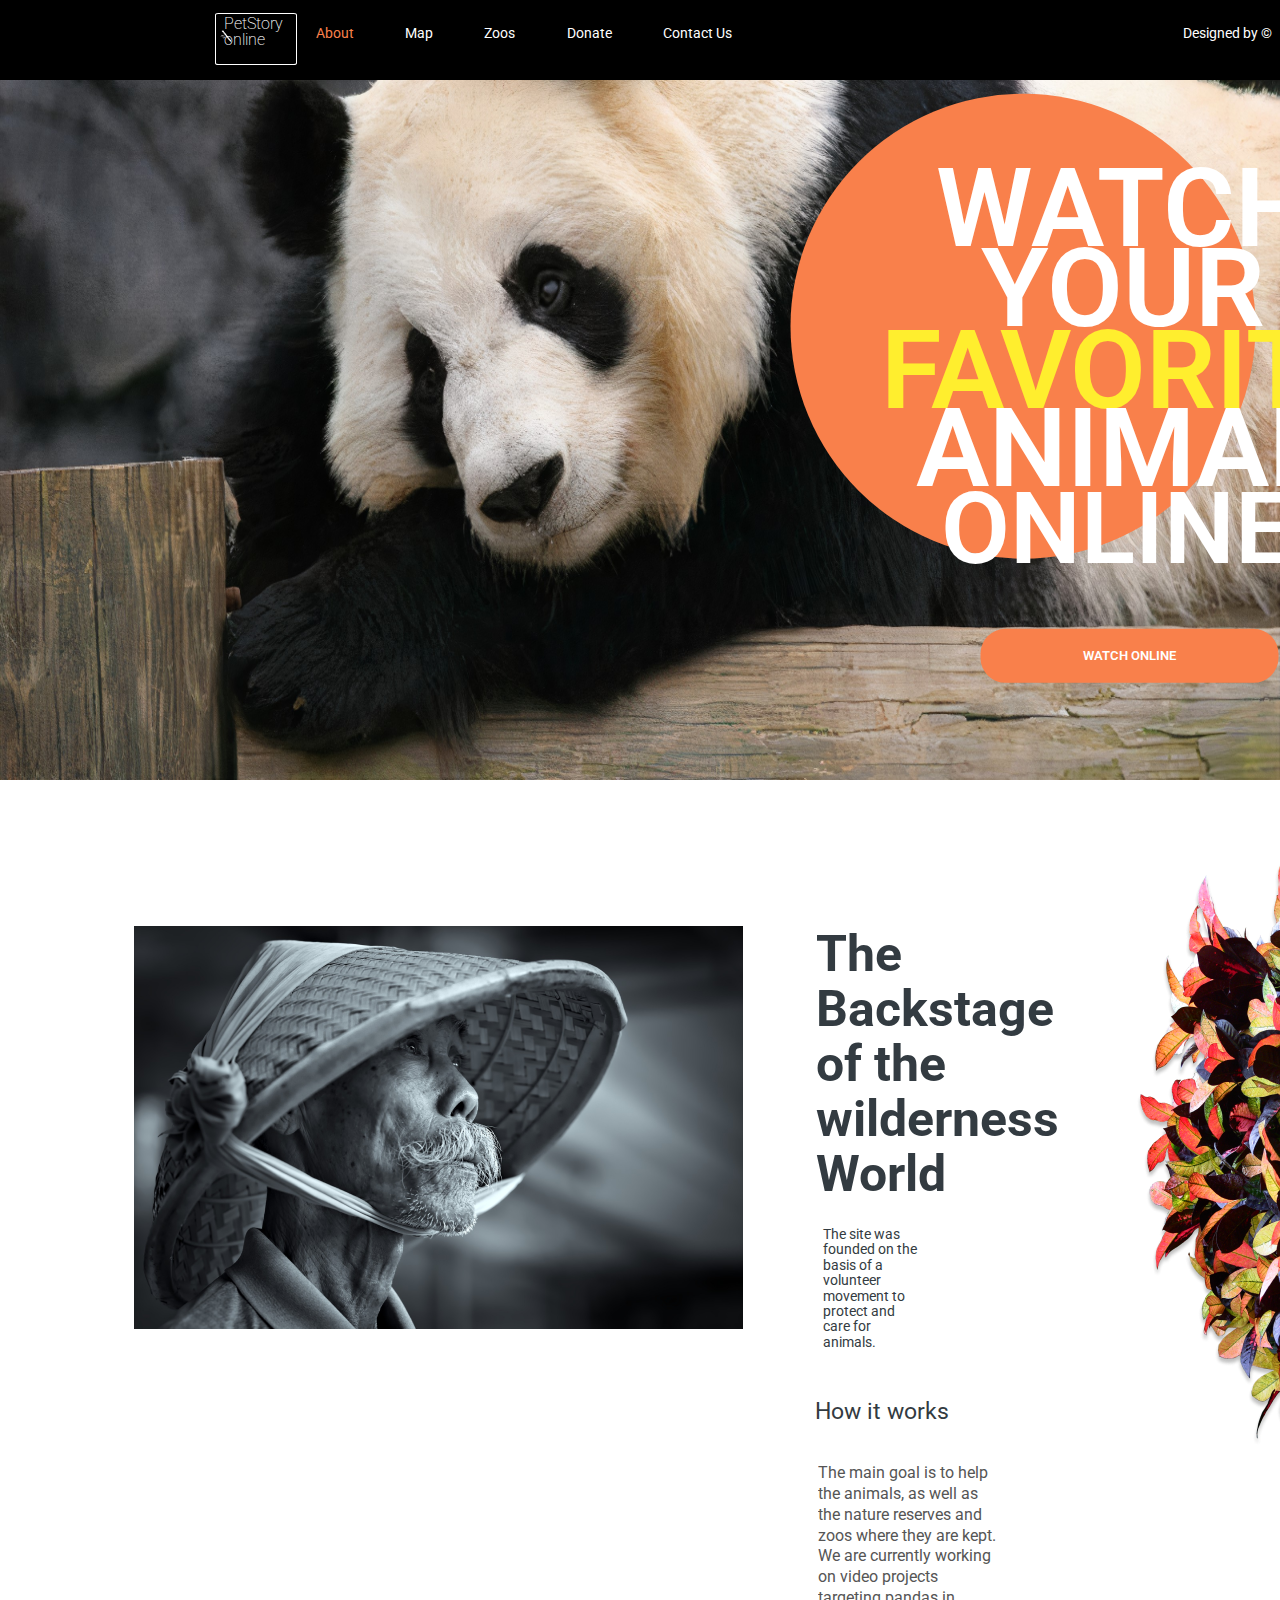
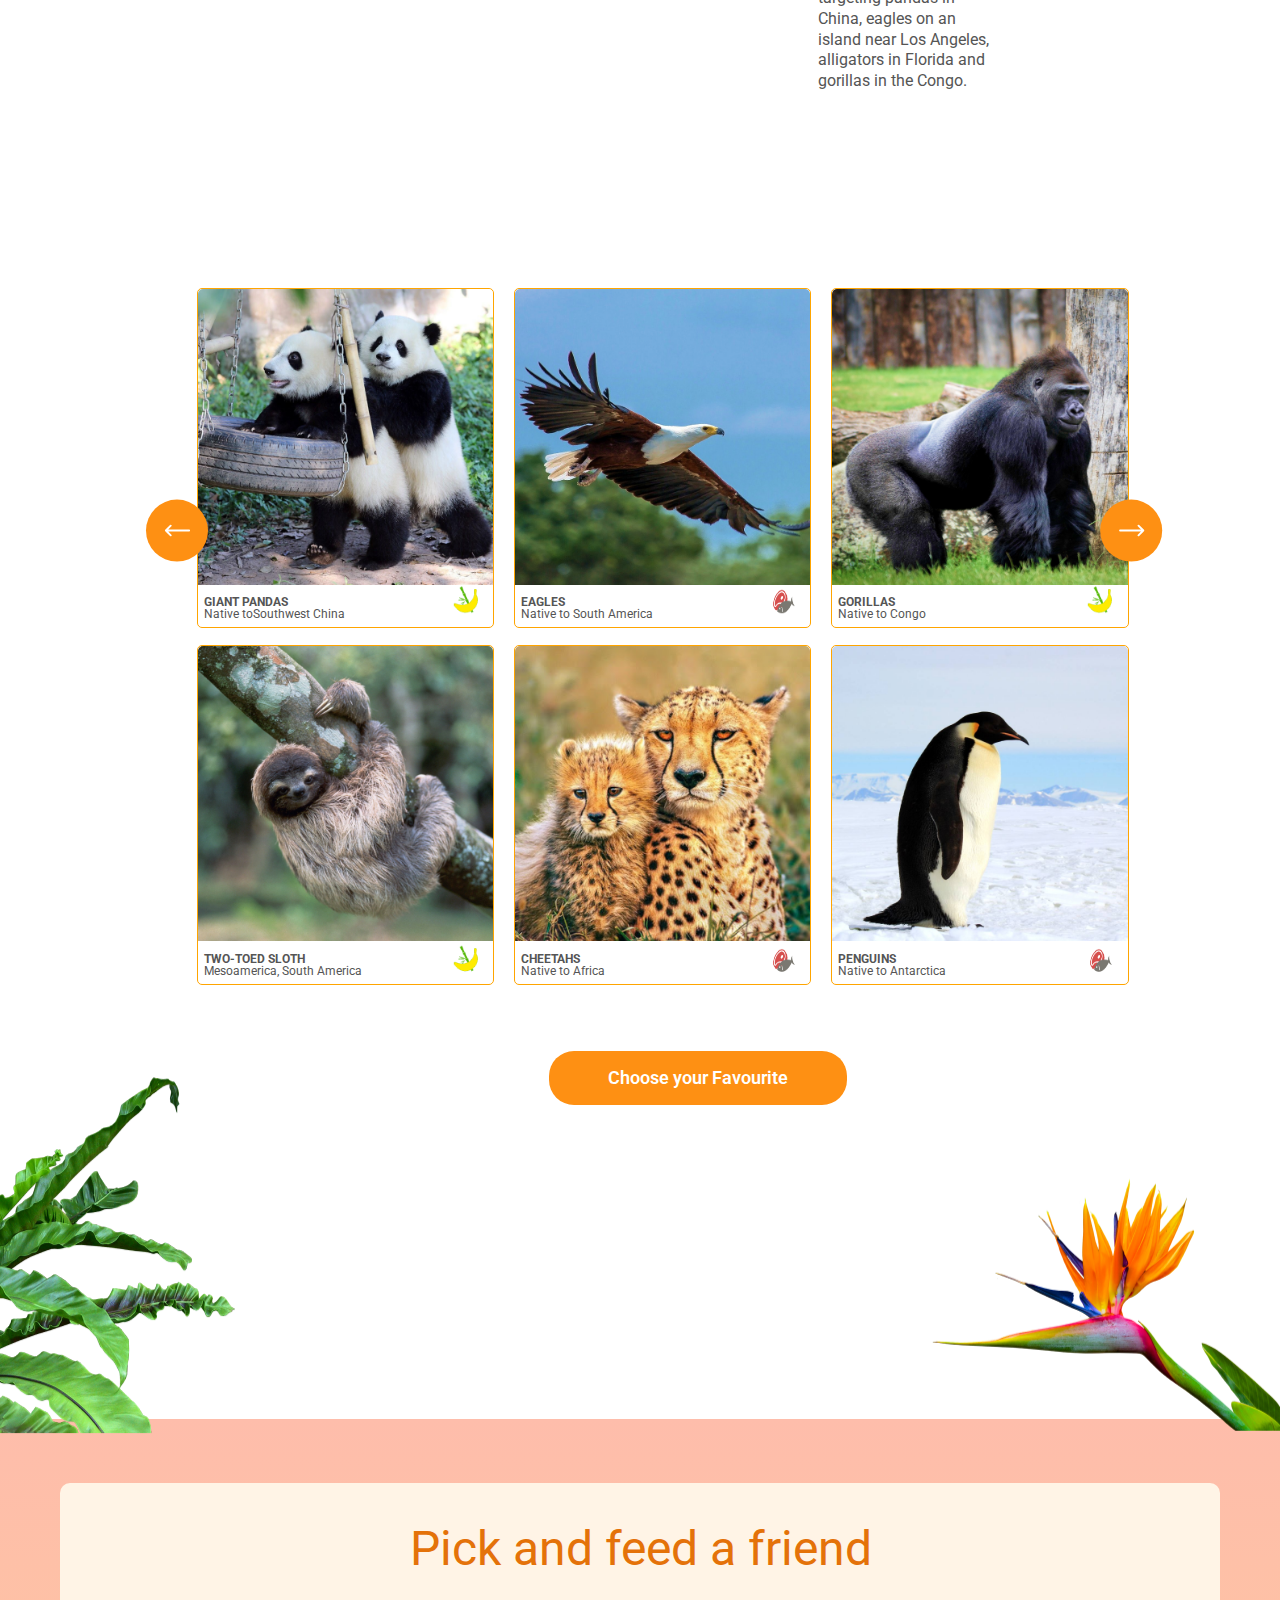
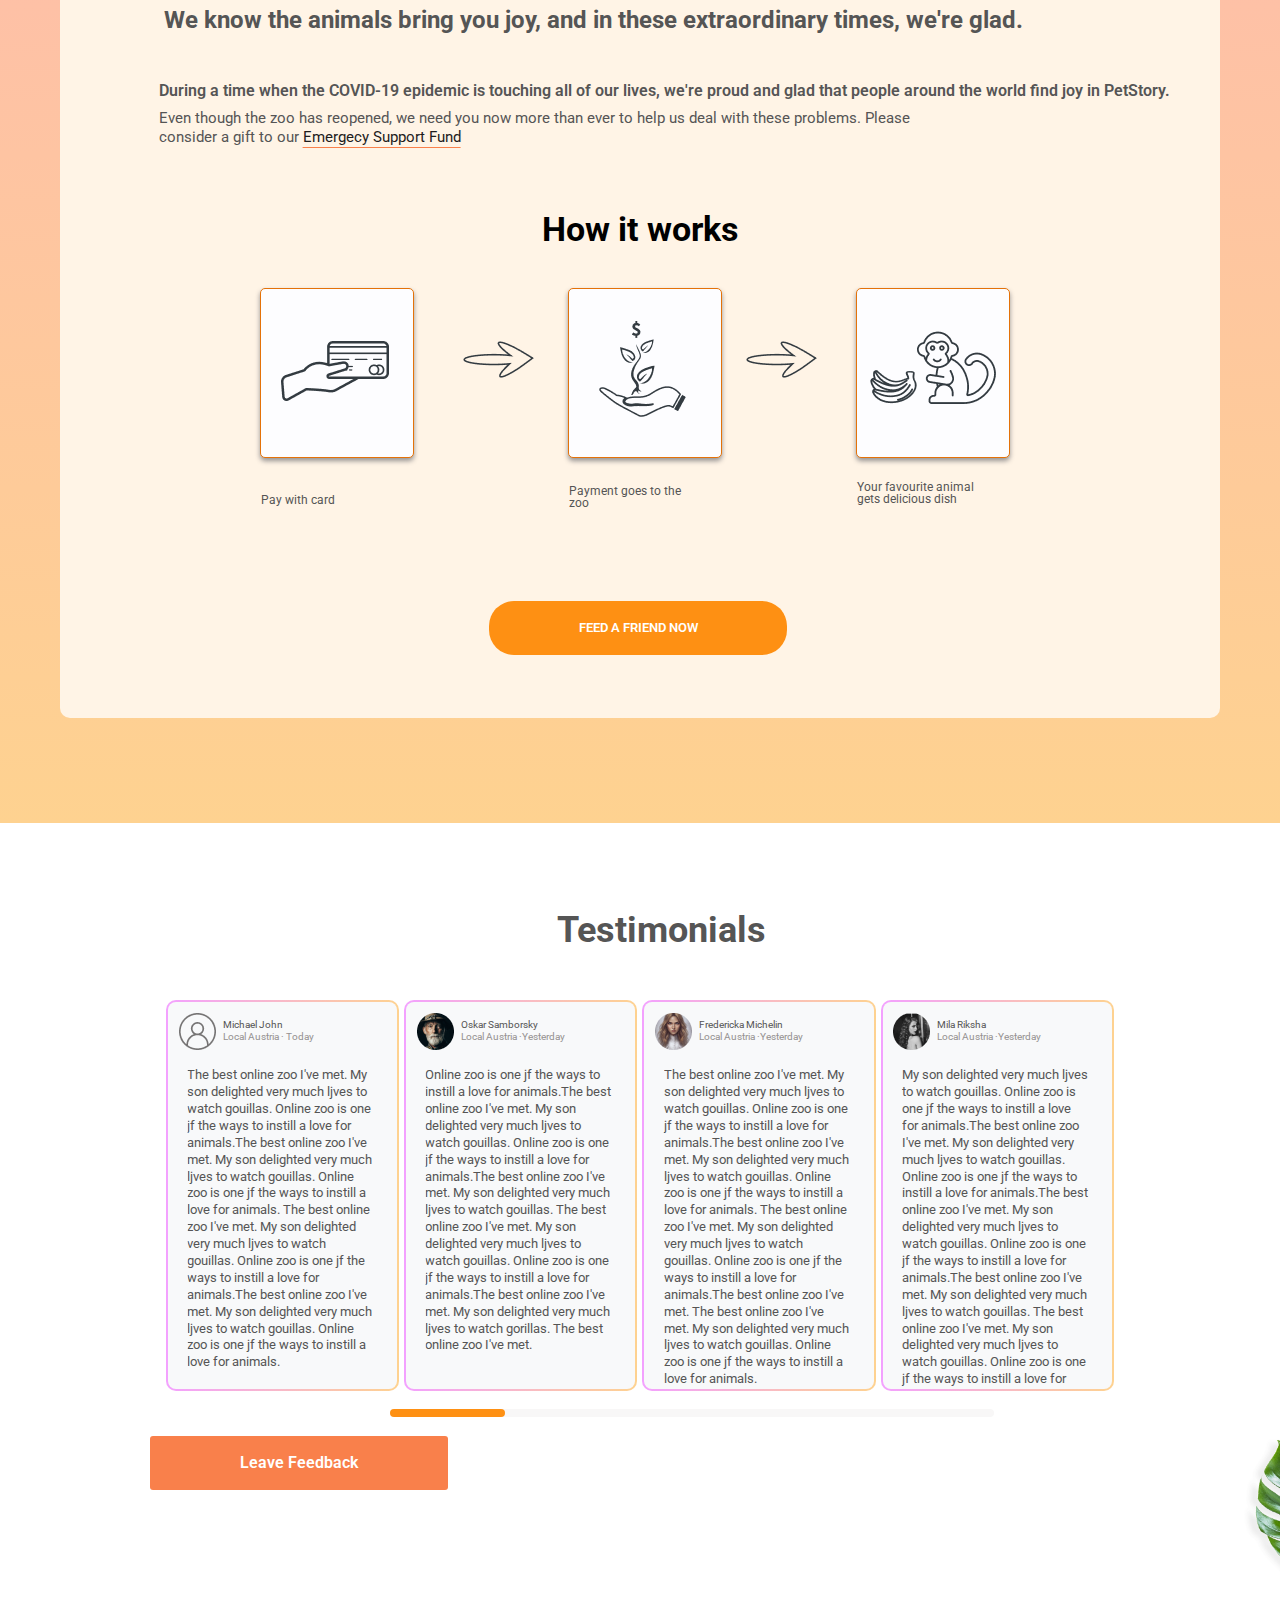
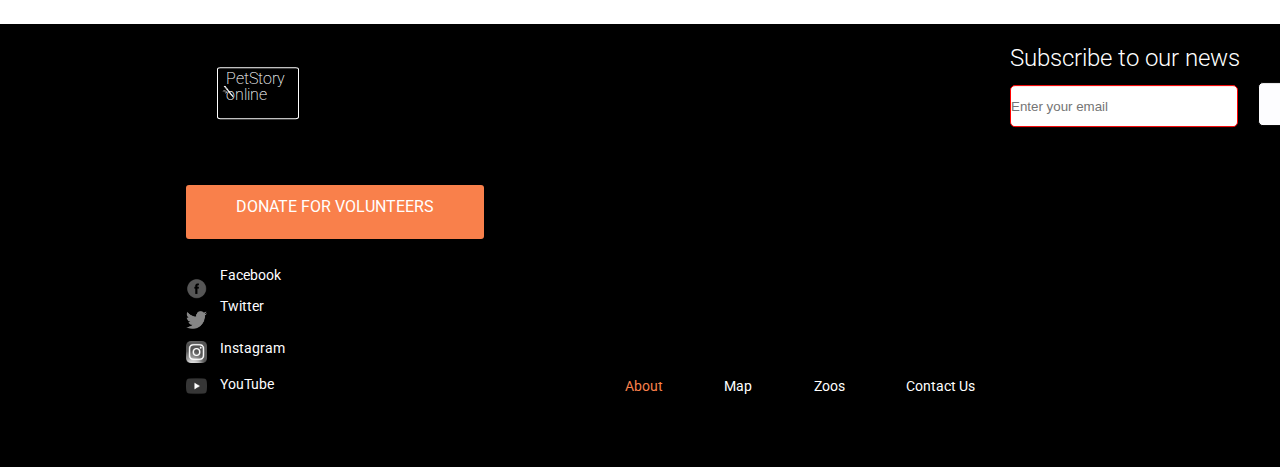
<file: index.html>
<!DOCTYPE html>
<html lang="en">
  <head>
    <meta charset="UTF-8" />
    <meta http-equiv="X-UA-Compatible" content="IE=edge" />
    <meta name="viewport" content="width=device-width, initial-scale=1.0" />

    <link rel="preconnect" href="https://fonts.googleapis.com" />
    <link rel="preconnect" href="https://fonts.gstatic.com" crossorigin />
    <link
      href="https://fonts.googleapis.com/css2?family=Roboto:wght@100;300;400;500;700;900&family=Rubik:wght@300;400;500;700&display=swap"
      rel="stylesheet"
    />

    <link rel="stylesheet" href="style.css" />
    <script src="script.js" defer></script>
    <title>Online Zoo</title>
  </head>
  <body>
    <header class="header" id="section--1">
      <div class="container">
        <a class="logo-link" href="#">
          <div class="logo-container" id="#section--1">
            <h1 class="petstory">PetStory online</h1>
            <img class="bamboo" src="assets/icons/bamboo.png" />
          </div>
        </a>
        <nav class="main-nav">
          <ul class="main-nav-list">
            <li class="main-nav-link about"><a class="main-nav-link" href="#">About</a></li>
            <li><a class="main-nav-link" href="#">Map</a></li>
            <li><a class="main-nav-link" href="#">Zoos</a></li>
            <li><a class="main-nav-link" href="#">Donate</a></li>
            <li><a class="main-nav-link nav-cta" href="#">Contact Us</a></li>
            <li>
              <a
                class="main-nav-link last"
                href="https://cutt.ly/YNhIGs8"
                target="_blank"
                rel="noopener noreferrer"
                >Designed by ©</a
              >
            </li>
          </ul>
        </nav>
      </div>
    </header>

    <main>
      <section class="section-hero">
        <img
        class="big-panda"
        src="assets/images/Giant Panda.jpg"
        alt="A
      giant panda iamge"
      />
        <div class="new-container">
          <div class="ball">
            <div class="text">
              <p class="watch">WATCH</p>
              <p class="your">YOUR</p>
              <p class="fav">FAVORITE</p>
              <p class="anima">ANIMAL</p>
              <p class="nln">ONLINE</p>
              <button class="btn" type="button">WATCH ONLINE</button>
            </div>
          </div>
        </div>
      </section>

      <section class="backstage">
        <div class="backstage-container">
          <div class="pic-container">
            <img class="bamboo-cap"
              src="assets/images/bamboo-cap.png"
              alt="black and white photo of old man with a bamboo cap"
            />
          </div>
          <div class="backstage-text">
            <h1 class="title">The Backstage of the wilderness World</h1>
            <p class="backstage-p">
              The site was founded on the basis of a volunteer movement to
              protect and care for animals.
            </p>
            <p class="how">How it works</p>
            <p class="how-it-works">
              The main goal is to help the animals, as well as the nature
              reserves and zoos where they are kept. We are currently working on
              video projects targeting pandas in China, eagles on an island near
              Los Angeles, alligators in Florida and gorillas in the Congo.
              These have a total of more than 1,500 mammals and reptiles.
            </p>
          </div>
          <div class="img-container">
            <img
              class="flower"
              src="assets/images/flower_photo_1.png"
              alt="a colourful flower photo"
            />
          </div>
        </div>
      </section>

      <section class="animals">
        <div class="gallery">
          <div class="wrapper">
            <figure class="gallery-item">
              <img src="assets/images/pandas.png" />

              <h3 class="animal">GIANT PANDAS</h3>
              <p class="native">Native toSouthwest China</p>

            </figure>
            <img
              class="food"
              src="assets/images/banana-bamboo_icon.png"
            />
          </div>
          <div class="wrapper">
            <figure class="gallery-item">
              <img src="assets/images/eagle.png" />
              <h3 class="animal">EAGLES</h3>
              <p class="native">Native to South America</p>
            </figure>
            <img class="food" src="assets/images/meet-fish_icon.png" />
          </div>
          <div class="wrapper">
            <figure class="gallery-item">
              <img src="assets/images/gorilla.png" />
              <h3 class="animal">GORILLAS</h3>
              <p class="native">Native to Congo</p>
            </figure>
            <img
              class="food"
              src="assets/images/banana-bamboo_icon.png"
            />
          </div>
          <div class="wrapper">
            <figure class="gallery-item sl">
              <img src="assets/images/sloth.png" />
              <h3 class="animal">TWO-TOED SLOTH</h3>
              <p class="native">Mesoamerica, South America</p>
            </figure>
            <img
              class="food fd"
              src="assets/images/banana-bamboo_icon.png"
            />
          </div>
          <div class="wrapper">
            <figure class="gallery-item ch">
              <img src="assets/images/cheetah.png" />
              <h3 class="animal">CHEETAHS</h3>
              <p class="native">Native to Africa</p>
            </figure>
            <img class="food fd" src="assets/images/meet-fish_icon.png" />
          </div>
          <div class="wrapper">
            <figure class="gallery-item pg">
              <img src="assets/images/penguin.png" />
              <h3 class="animal">PENGUINS</h3>
              <p class="native">Native to Antarctica</p>
            </figure>
            <img class="food fd" src="assets/images/meet-fish_icon.png" />
          </div>
        </div>
        <div class="choose">
          <button class="choose-btn" type="button">
            Choose your Favourite
          </button>
        </div>
        <div class="arrows">
          <button class="arrow back" type="button">
            <svg
              xmlns="http://www.w3.org/2000/svg"
              fill="none"
              viewBox="0 0 24 24"
              stroke-width="1.5"
              stroke="white"
              class="back-btn arr"
            >
              <path
                stroke-linecap="round"
                stroke-linejoin="round"
                d="M6.75 15.75L3 12m0 0l3.75-3.75M3 12h18"
              />
            </svg>
          </button>
          <button class="arrow right" type="button">
            <svg
              xmlns="http://www.w3.org/2000/svg"
              fill="none"
              viewBox="0 0 24 24"
              stroke-width="1.5"
              stroke="white"
              class="forw-btn arr"
            >
              <path
                stroke-linecap="round"
                stroke-linejoin="round"
                d="M17.25 8.25L21 12m0 0l-3.75 3.75M21 12H3"
              />
            </svg>
          </button>
        </div>
        <div class="pictures">
          <img
            src="assets/images/palm_foto.png"
            class="palm"
            alt="palm tree"
          />
          <img
            src="assets/images/strelitzia 1.png"
            class="sterilzia"
            alt="A picture of a bird-like flower sterilzia"
          />
        </div>
      </section>

      <section class="feed">
        <div class="feed-container">
          <h1 class="pick">Pick and feed a friend</h1>
          <h4 class="animals">
            We know the animals bring you joy, and in these extraordinary times,
            we're glad.
          </h4>
          <p class="sub-p">
            During a time when the COVID-19 epidemic is touching all of our
            lives, we're proud and glad that people around the world find joy in
            PetStory.
          </p>
          <p class="para">
            Even though the zoo has reopened, we need you now more than ever to
            help us deal with these problems. Please consider a gift to our
            <a class="fund" href="#">
             Emergecy Support Fund
            </a>
          </p>
          <p class="works">How it works</p>

          <div class="flex-container">
            <div class="picnbackg pp">
              <div class="background">
                <img class="tinyimg st" src="assets/icons/pay.png" />
                <p class="paragraph-1">Pay with card</p>
              </div>
            </div>

            <img class="vector-arrow" src="assets/icons/Vector.png" />

            <div class="picnbackg pl">
              <div class="background btw">
                <img class="tinyimg sec" src="assets/icons/zoo.png" />
                <p class="paragraph-2">Payment goes to the zoo</p>
              </div>
            </div>

            <img class="vector-arrow" src="assets/icons/Vector.png" />

            <div class="picnbackg pk">
              <div class="background">
                <img
                  class="tinyimg third"
                  src="assets/icons/monkey.png"
                />
                <p class="paragraph-3">
                  Your favourite animal gets delicious dish
                </p>
              </div>
            </div>
          </div>
          <button class="feed-btn" type="button">FEED A FRIEND NOW</button>
        </div>
      </section>

      <section class="testimonials">
        <h1 class="testi">Testimonials</h1>

        <div class="testi-container">
          <div class="ind-container">
            <div class="picname">
              <img
                src="assets/icons/user_icon.png"
                alt="user icon shape (empty icon)"
                class="user-icon"
              />
              <div class="names">
                <p class="name">Michael John</p>
                <p class="origin">
                  Local Austria <span class="dots">&#183;</span> Today
                </p>
              </div>
            </div>
            <p class="testimonial">
              The best online zoo I've met. My son delighted very much ljves to
              watch gouillas. Online zoo is one jf the ways to instill a love
              for animals.The best online zoo I've met. My son delighted very
              much ljves to watch gouillas. Online zoo is one jf the ways to
              instill a love for animals. The best online zoo I've met. My son
              delighted very much ljves to watch gouillas. Online zoo is one jf
              the ways to instill a love for animals.The best online zoo I've
              met. My son delighted very much ljves to watch gouillas. Online
              zoo is one jf the ways to instill a love for animals.
            </p>
          </div>

          <div class="ind-container">
            <div class="picname">
              <img
                src="assets/icons/user_icon-1.png"
                alt="user icon shape (empty icon)"
                class="user-icon"
              />
              <div class="names">
                <p class="name">Oskar Samborsky</p>
                <p class="origin">
                  Local Austria <span class="dots">&#183;</span>Yesterday
                </p>
              </div>
            </div>
            <p class="testimonial">
              Online zoo is one jf the ways to instill a love for animals.The
              best online zoo I've met. My son delighted very much ljves to
              watch gouillas. Online zoo is one jf the ways to instill a love
              for animals.The best online zoo I've met. My son delighted very
              much ljves to watch gouillas. The best online zoo I've met. My son
              delighted very much ljves to watch gouillas. Online zoo is one jf
              the ways to instill a love for animals.The best online zoo I've
              met. My son delighted very much ljves to watch gorillas. The best
              online zoo I've met.
            </p>
          </div>

          <div class="ind-container">
            <div class="picname">
              <img
                src="assets/icons/user_icon-2.png"
                alt="user icon shape (empty icon)"
                class="user-icon"
              />
              <div class="names">
                <p class="name">Fredericka Michelin</p>
                <p class="origin">
                  Local Austria <span class="dots">&#183;</span>Yesterday
                </p>
              </div>
            </div>
            <p class="testimonial">
              The best online zoo I've met. My son delighted very much ljves to
              watch gouillas. Online zoo is one jf the ways to instill a love
              for animals.The best online zoo I've met. My son delighted very
              much ljves to watch gouillas. Online zoo is one jf the ways to
              instill a love for animals. The best online zoo I've met. My son
              delighted very much ljves to watch gouillas. Online zoo is one jf
              the ways to instill a love for animals.The best online zoo I've
              met. The best online zoo I've met. My son delighted very much
              ljves to watch gouillas. Online zoo is one jf the ways to instill
              a love for animals.
            </p>
          </div>

          <div class="ind-container">
            <div class="picname">
              <img
                src="assets/icons/user_icon-3.png"
                alt="user icon shape (empty icon)"
                class="user-icon"
              />
              <div class="names">
                <p class="name">Mila Riksha</p>
                <p class="origin">
                  Local Austria <span class="dots">&#183;</span>Yesterday
                </p>
              </div>
            </div>
            <p class="testimonial">
              My son delighted very much ljves to watch gouillas. Online zoo is
              one jf the ways to instill a love for animals.The best online zoo
              I've met. My son delighted very much ljves to watch gouillas.
              Online zoo is one jf the ways to instill a love for animals.The
              best online zoo I've met. My son delighted very much ljves to
              watch gouillas. Online zoo is one jf the ways to instill a love
              for animals.The best online zoo I've met. My son delighted very
              much ljves to watch gouillas. The best online zoo I've met. My son
              delighted very much ljves to watch gouillas. Online zoo is one jf
              the ways to instill a love for animals.
            </p>
          </div>
        </div>

        <div>
          <input
            class="slider"
            type="range"
            id="carousel"
            name="carousel"
            min="0"
            max="200"
            value="0"
          />
          <label for="carousel"></label>
        </div>
        <button class="feedback-btn" type="button">Leave Feedback</button>
        <img
          class="decorative"
          src="assets/images/leaf.png"
          alt="A decorative plant leaf"
        />
      </section>
    </main>

    <footer class="footer">
      <div class="flex-one">
        <div class="logo-2">
          <a class="logo-link" href="#">
            <div class="logo-container for-footer">
              <h1 class="petstory for-footer-1">PetStory online</h1>
              <img
                class="bamboo for-footer-3"
                src="assets/icons/bamboo.png"
              />
            </div>
          </a>
        </div>

        <button type="button" class="donate-for">DONATE FOR VOLUNTEERS</button>

        <div class="social">
          <div class="imgs">
            <a
              href="https://www.facebook.com/"
              target="_blank"
              rel="noopener noreferrer"
            >
              <img class="nets" src="assets/icons/facebook.webp" />
            </a>

            <a
              href="https://www.twitter.com/"
              target="_blank"
              rel="noopener noreferrer"
            >
              <img class="nets" src="assets/icons/twitter.webp" />
            </a>

            <a
              href="https://www.instagram.com/"
              target="_blank"
              rel="noopener noreferrer"
            >
              <img class="nets" src="assets/icons/instagram.webp" />
            </a>

            <a
              href="https://www.youtube.com/"
              target="_blank"
              rel="noopener noreferrer"
            >
              <img class="nets" src="assets/icons/youtube.png" />
            </a>
          </div>

          <div class="networking-sites">
            <a
              class="networking-site"
              href="https://www.facebook.com/"
              target="_blank"
              rel="noopener noreferrer"
              >Facebook</a
            >

            <a
              class="networking-site tw"
              href="https://www.twitter.com/"
              target="_blank"
              rel="noopener noreferrer"
              >Twitter</a
            >

            <a
              class="networking-site youtb"
              href="https://www.instagram.com/"
              target="_blank"
              rel="noopener noreferrer"
              >Instagram</a
            >

            <a
              class="networking-site ytb"
              href="https://www.youtubecom/"
              target="_blank"
              rel="noopener noreferrer"
              >YouTube</a
            >
          </div>
        </div>

         <div class="flex-two">
          <nav class="main-nav nav-footer">
            <ul class="main-nav-list fll">
              <li class="about"><a class="main-nav-link" href="#section--1">About</a></li>
              <li><a class="main-nav-link M" href="#">Map</a></li>
              <li><a class="main-nav-link Z" href="#">Zoos</a></li>

              <li><a class="main-nav-link nav-cta" href="#">Contact Us</a></li>
            </ul>
          </nav>
        </div>

        <div class="flex-three">
          <p class="subscribe">Subscribe to our news</p>
          <div class="email">
            <form class="mail">
              <label for="email"></label>
              <input type="email" id="email" name="email" class="gmail" type="email" placeholder="Enter your email" required>
            </form>
            <button class="mail-btn" type="button">Submit</button>

          </div>
        </div>
    </footer>
  </body>
</html>
  </body>
</html>
</file>
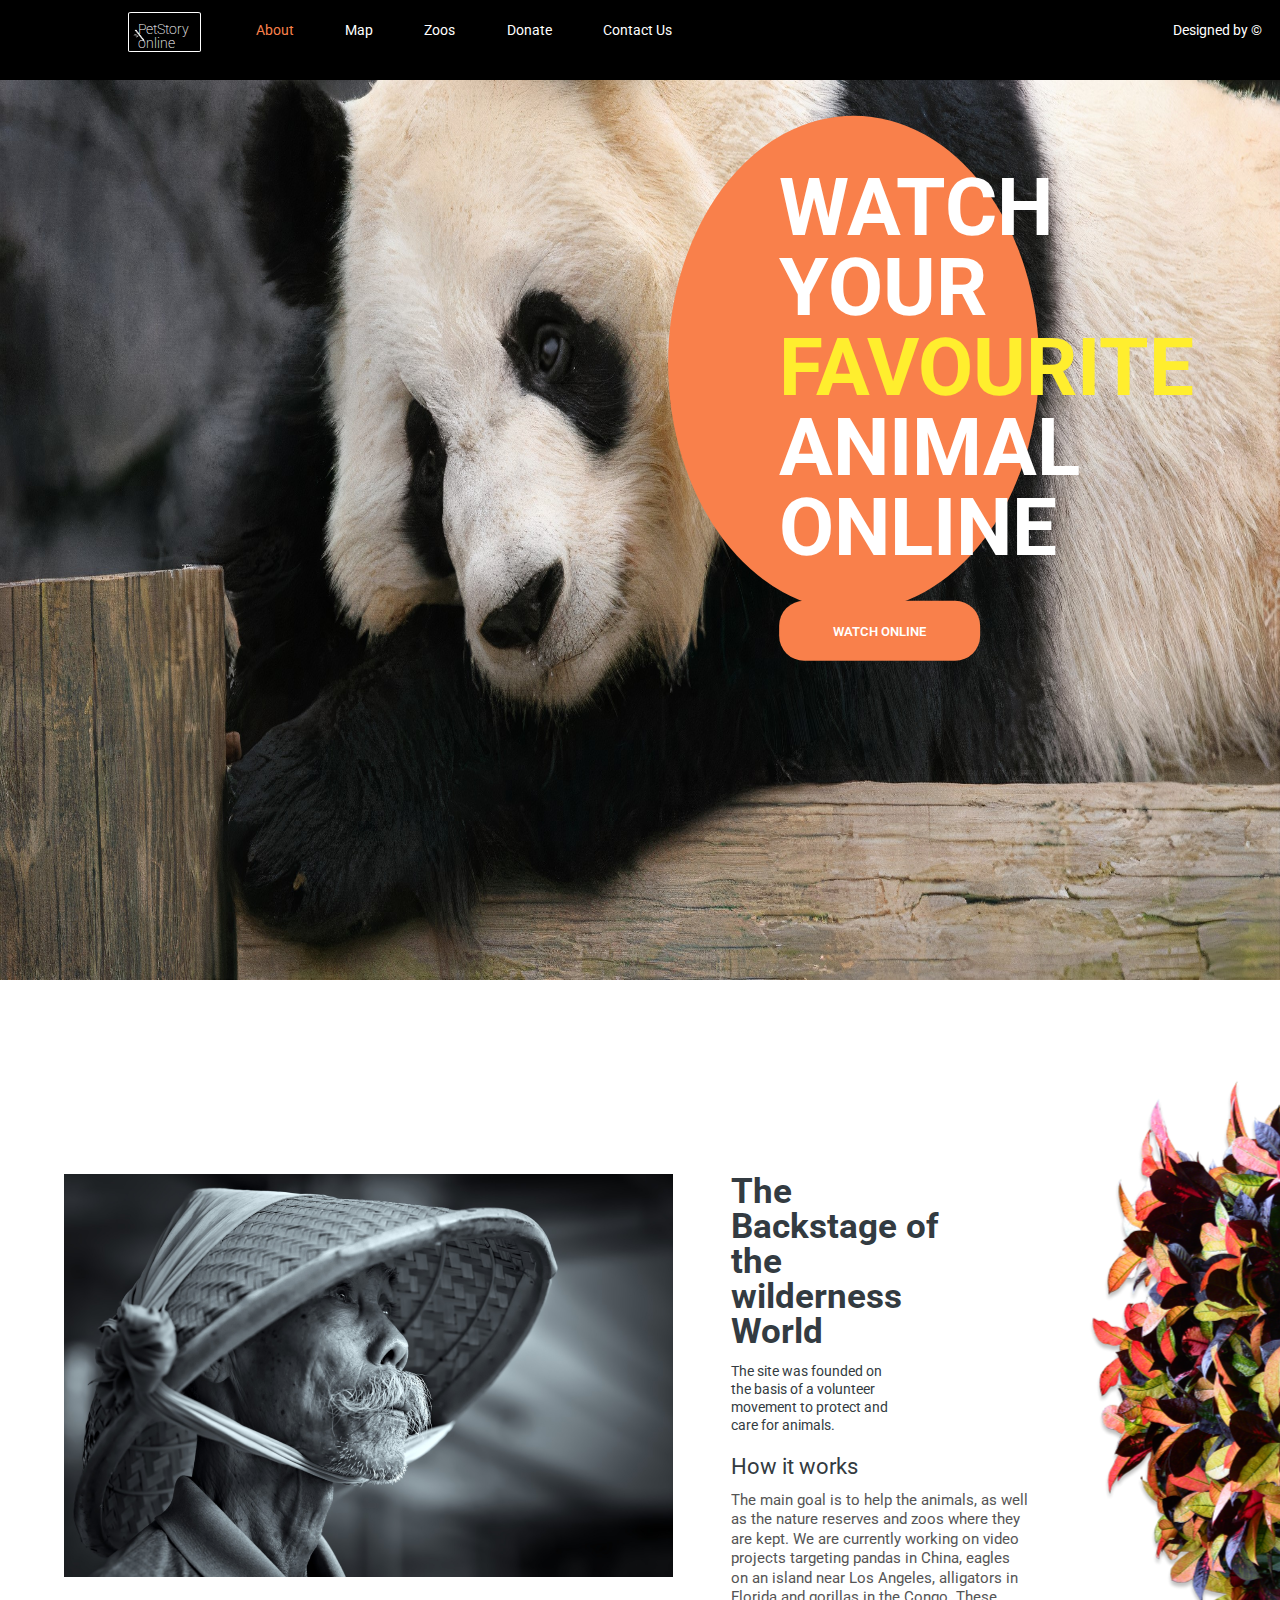
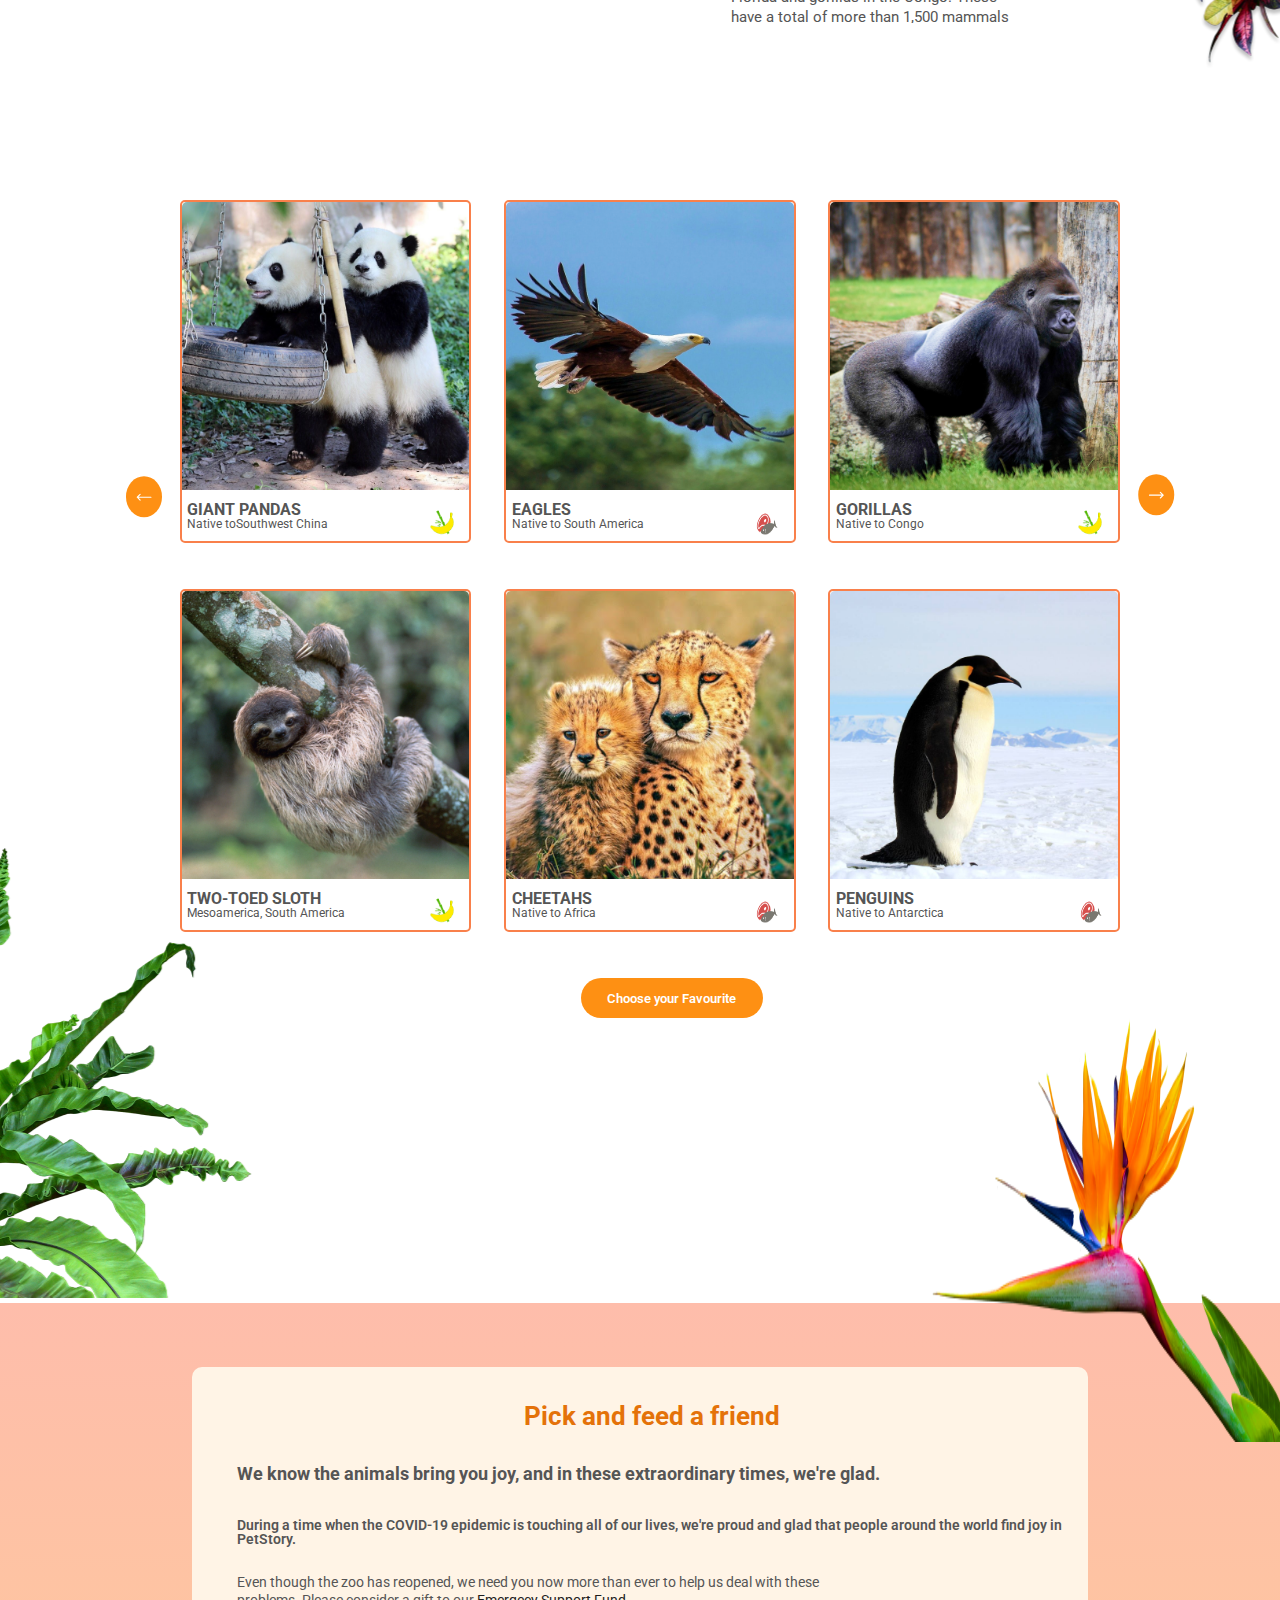
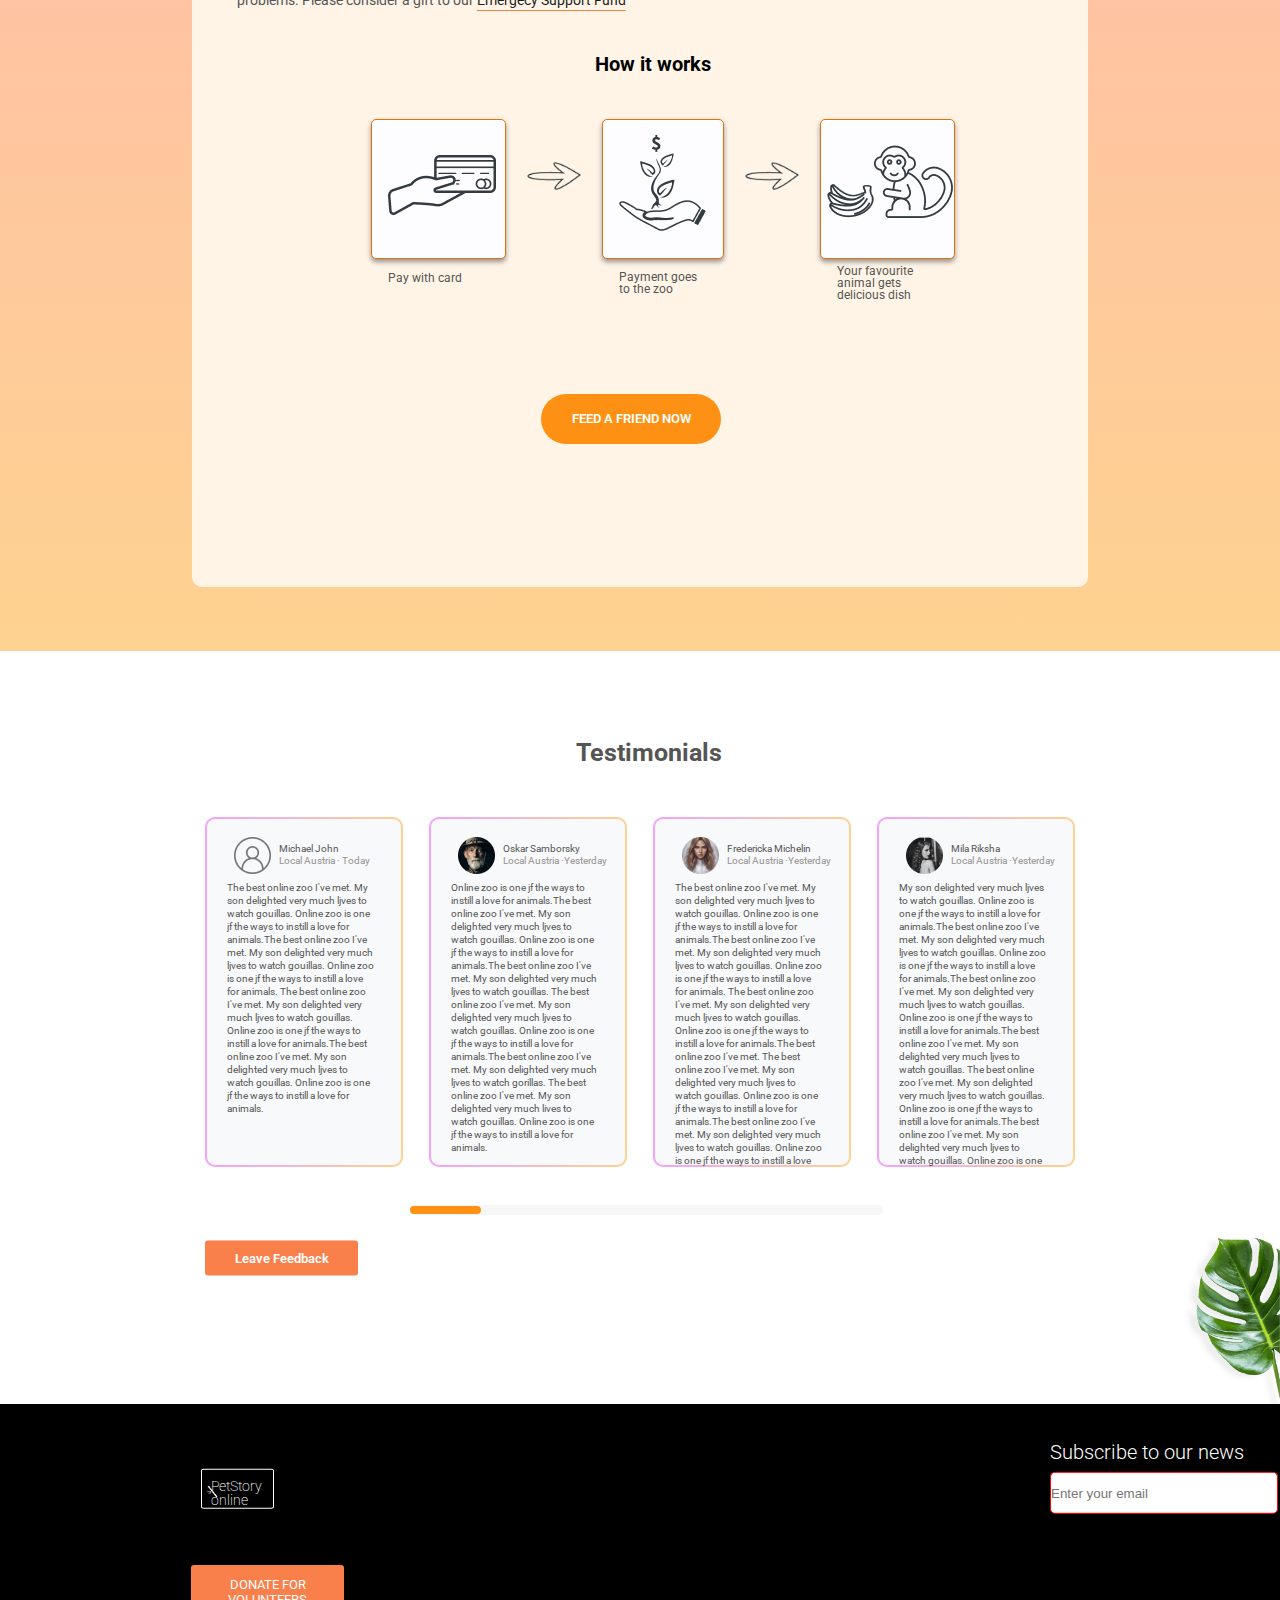
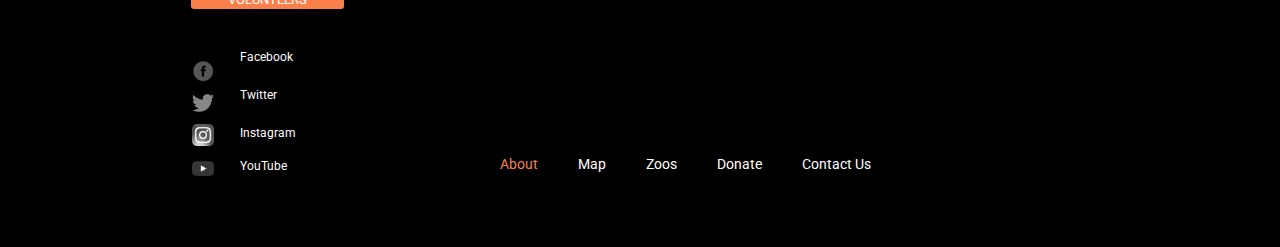
<file: desktop_petstory/index.html>
<!DOCTYPE html>
<html lang="en">
  <head>
    <meta charset="UTF-8" />
    <meta http-equiv="X-UA-Compatible" content="IE=edge" />
    <meta name="viewport" content="width=device-width, initial-scale=1.0" />

    <link rel="preconnect" href="https://fonts.googleapis.com" />
    <link rel="preconnect" href="https://fonts.gstatic.com" crossorigin />
    <link
      href="https://fonts.googleapis.com/css2?family=Roboto:wght@100;300;400;500;700;900&family=Rubik:wght@300;400;500;700&display=swap"
      rel="stylesheet"
    />

    <link rel="stylesheet" href="style.css" />
    <script src="script.js" defer></script>
    <title>Online Zoo</title>
  </head>
  <body>
    <header class="header" id="section--1">
      <div class="container">
        <a class="logo-link" href="#">
          <div class="logo-container" id="#section--1">
            <h1 class="petstory">PetStory online</h1>
            <img class="bamboo" src="../../assets/icons/bamboo.png" />
          </div>
        </a>
        <nav class="main-nav">
          <ul class="main-nav-list">
            <li class="main-nav-link about"><a class="main-nav-link" href="#section--1">About</a></li>
            <li><a class="main-nav-link" href="#">Map</a></li>
            <li><a class="main-nav-link" href="#">Zoos</a></li>
            <li><a class="main-nav-link" href="#">Donate</a></li>
            <li><a class="main-nav-link nav-cta" href="#">Contact Us</a></li>
            <li>
              <a
                class="main-nav-link last"
                href="https://cutt.ly/YNhIGs8"
                target="_blank"
                rel="noopener noreferrer"
                >Designed by ©</a
              >
            </li>
          </ul>
        </nav>
      </div>
    </header>

    <main>
      <section class="section-hero">
        <img
          class="big-panda"
          src="../../assets/images/Giant Panda.jpg"
          alt="A
        giant panda iamge"
        />
        <div class="new-container">
          <div class="ball">
            <div class="text">
              <h2 class="watch">
                WATCH YOUR <span class="fav">FAVOURITE</span> ANIMAL ONLINE
              </h2>
              <button class="btn" type="button">WATCH ONLINE</button>
            </div>
          </div>
        </div>
      </section>

      <section class="backstage">
        <div class="backstage-container">
          <div class="pic-container">
            <img
              src="../../assets/images/bamboo-cap.png"
              alt="black and white photo of old man with a bamboo cap"
            />
          </div>
          <div class="backstage-text">
            <h1 class="title">The Backstage of the wilderness World</h1>
            <p class="backstage-p">
              The site was founded on the basis of a volunteer movement to
              protect and care for animals.
            </p>
            <p class="how">How it works</p>
            <p class="how-it-works">
              The main goal is to help the animals, as well as the nature
              reserves and zoos where they are kept. We are currently working on
              video projects targeting pandas in China, eagles on an island near
              Los Angeles, alligators in Florida and gorillas in the Congo.
              These have a total of more than 1,500 mammals and reptiles.
            </p>
          </div>
          <div class="img-container">
            <img
              class="flower"
              src="../../assets/images/flower_photo_1.png"
              alt="a colourful flower photo"
            />
          </div>
        </div>
      </section>

      <section class="animals">
        <div class="gallery">
          <div class="wrapper">
            <figure class="gallery-item">
              <img src="../../assets/images/pandas.png" />

              <h3 class="animal">GIANT PANDAS</h3>
              <p class="native">Native toSouthwest China</p>

            </figure>
            <img
              class="food"
              src="../../assets/images/banana-bamboo_icon.png"
            />
          </div>
          <div class="wrapper">
            <figure class="gallery-item">
              <img src="../../assets/images/eagle.png" />
              <h3 class="animal">EAGLES</h3>
              <p class="native">Native to South America</p>
            </figure>
            <img class="food" src="../../assets/images/meet-fish_icon.png" />
          </div>
          <div class="wrapper">
            <figure class="gallery-item">
              <img src="../../assets/images/gorilla.png" />
              <h3 class="animal">GORILLAS</h3>
              <p class="native">Native to Congo</p>
            </figure>
            <img
              class="food"
              src="../../assets/images/banana-bamboo_icon.png"
            />
          </div>
          <div class="wrapper">
            <figure class="gallery-item">
              <img src="../../assets/images/sloth.png" />
              <h3 class="animal">TWO-TOED SLOTH</h3>
              <p class="native">Mesoamerica, South America</p>
            </figure>
            <img
              class="food"
              src="../../assets/images/banana-bamboo_icon.png"
            />
          </div>
          <div class="wrapper">
            <figure class="gallery-item">
              <img src="../../assets/images/cheetah.png" />
              <h3 class="animal">CHEETAHS</h3>
              <p class="native">Native to Africa</p>
            </figure>
            <img class="food" src="../../assets/images/meet-fish_icon.png" />
          </div>
          <div class="wrapper">
            <figure class="gallery-item">
              <img src="../../assets/images/penguin.png" />
              <h3 class="animal">PENGUINS</h3>
              <p class="native">Native to Antarctica</p>
            </figure>
            <img class="food" src="../../assets/images/meet-fish_icon.png" />
          </div>
        </div>
        <div class="choose">
          <button class="choose-btn" type="button">
            Choose your Favourite
          </button>
        </div>
        <div class="arrows">
          <button class="arrow back" type="button">
            <svg
              xmlns="http://www.w3.org/2000/svg"
              fill="none"
              viewBox="0 0 24 24"
              stroke-width="1.5"
              stroke="white"
              class="back-btn arr"
            >
              <path
                stroke-linecap="round"
                stroke-linejoin="round"
                d="M6.75 15.75L3 12m0 0l3.75-3.75M3 12h18"
              />
            </svg>
          </button>
          <button class="arrow right" type="button">
            <svg
              xmlns="http://www.w3.org/2000/svg"
              fill="none"
              viewBox="0 0 24 24"
              stroke-width="1.5"
              stroke="white"
              class="forw-btn arr"
            >
              <path
                stroke-linecap="round"
                stroke-linejoin="round"
                d="M17.25 8.25L21 12m0 0l-3.75 3.75M21 12H3"
              />
            </svg>
          </button>
        </div>
        <div class="pictures">
          <img
            src="../../assets/images/palm_foto.png"
            class="palm"
            alt="palm tree"
          />
          <img
            src="../../assets/images/strelitzia 1.png"
            class="sterilzia"
            alt="A picture of a bird-like flower sterilzia"
          />
        </div>
      </section>

      <section class="feed">
        <div class="feed-container">
          <h1 class="pick">Pick and feed a friend</h1>
          <h4 class="animals">
            We know the animals bring you joy, and in these extraordinary times,
            we're glad.
          </h4>
          <p class="sub-p">
            During a time when the COVID-19 epidemic is touching all of our
            lives, we're proud and glad that people around the world find joy in
            PetStory.
          </p>
          <p class="para">
            Even though the zoo has reopened, we need you now more than ever to
            help us deal with these problems. Please consider a gift to our
            <a class="fund" href="#">
             Emergecy Support Fund
            </a>
          </p>
          <p class="works">How it works</p>

          <div class="flex-container">
            <div class="picnbackg">
              <div class="background">
                <img class="tinyimg" src="../../assets/icons/pay.png" />
                <p class="paragraph-1">Pay with card</p>
              </div>
            </div>

            <img class="vector-arrow" src="../../assets/icons/Vector.png" />

            <div class="picnbackg">
              <div class="background btw">
                <img class="tinyimg sec" src="../../assets/icons/zoo.png" />
                <p class="paragraph-2">Payment goes to the zoo</p>
              </div>
            </div>

            <img class="vector-arrow" src="../../assets/icons/Vector.png" />

            <div class="picnbackg">
              <div class="background">
                <img
                  class="tinyimg third"
                  src="../../assets/icons/monkey.png"
                />
                <p class="paragraph-3">
                  Your favourite animal gets delicious dish
                </p>
              </div>
            </div>
          </div>
          <button class="feed-btn" type="button">FEED A FRIEND NOW</button>
        </div>
      </section>

      <section class="testimonials">
        <h1 class="testi">Testimonials</h1>

        <div class="testi-container">
          <div class="ind-container">
            <div class="picname">
              <img
                src="../../assets/icons/user_icon.png"
                alt="user icon shape (empty icon)"
                class="user-icon"
              />
              <div class="names">
                <p class="name">Michael John</p>
                <p class="origin">
                  Local Austria <span class="dots">&#183;</span> Today
                </p>
              </div>
            </div>
            <p class="testimonial">
              The best online zoo I've met. My son delighted very much ljves to
              watch gouillas. Online zoo is one jf the ways to instill a love
              for animals.The best online zoo I've met. My son delighted very
              much ljves to watch gouillas. Online zoo is one jf the ways to
              instill a love for animals. The best online zoo I've met. My son
              delighted very much ljves to watch gouillas. Online zoo is one jf
              the ways to instill a love for animals.The best online zoo I've
              met. My son delighted very much ljves to watch gouillas. Online
              zoo is one jf the ways to instill a love for animals.
            </p>
          </div>

          <div class="ind-container">
            <div class="picname">
              <img
                src="../../assets/icons/user_icon-1.png"
                alt="user icon shape (empty icon)"
                class="user-icon"
              />
              <div class="names">
                <p class="name">Oskar Samborsky</p>
                <p class="origin">
                  Local Austria <span class="dots">&#183;</span>Yesterday
                </p>
              </div>
            </div>
            <p class="testimonial">
              Online zoo is one jf the ways to instill a love for animals.The
              best online zoo I've met. My son delighted very much ljves to
              watch gouillas. Online zoo is one jf the ways to instill a love
              for animals.The best online zoo I've met. My son delighted very
              much ljves to watch gouillas. The best online zoo I've met. My son
              delighted very much ljves to watch gouillas. Online zoo is one jf
              the ways to instill a love for animals.The best online zoo I've
              met. My son delighted very much ljves to watch gorillas. The best
              online zoo I've met. My son delighted very much lives to watch
              gouillas. Online zoo is one jf the ways to instill a love for
              animals.
            </p>
          </div>

          <div class="ind-container">
            <div class="picname">
              <img
                src="../../assets/icons/user_icon-2.png"
                alt="user icon shape (empty icon)"
                class="user-icon"
              />
              <div class="names">
                <p class="name">Fredericka Michelin</p>
                <p class="origin">
                  Local Austria <span class="dots">&#183;</span>Yesterday
                </p>
              </div>
            </div>
            <p class="testimonial">
              The best online zoo I've met. My son delighted very much ljves to
              watch gouillas. Online zoo is one jf the ways to instill a love
              for animals.The best online zoo I've met. My son delighted very
              much ljves to watch gouillas. Online zoo is one jf the ways to
              instill a love for animals. The best online zoo I've met. My son
              delighted very much ljves to watch gouillas. Online zoo is one jf
              the ways to instill a love for animals.The best online zoo I've
              met. The best online zoo I've met. My son delighted very much
              ljves to watch gouillas. Online zoo is one jf the ways to instill
              a love for animals.The best online zoo I've met. My son delighted
              very much ljves to watch gouillas. Online zoo is one jf the ways
              to instill a love for animals.
            </p>
          </div>

          <div class="ind-container">
            <div class="picname">
              <img
                src="../../assets/icons/user_icon-3.png"
                alt="user icon shape (empty icon)"
                class="user-icon"
              />
              <div class="names">
                <p class="name">Mila Riksha</p>
                <p class="origin">
                  Local Austria <span class="dots">&#183;</span>Yesterday
                </p>
              </div>
            </div>
            <p class="testimonial">
              My son delighted very much ljves to watch gouillas. Online zoo is
              one jf the ways to instill a love for animals.The best online zoo
              I've met. My son delighted very much ljves to watch gouillas.
              Online zoo is one jf the ways to instill a love for animals.The
              best online zoo I've met. My son delighted very much ljves to
              watch gouillas. Online zoo is one jf the ways to instill a love
              for animals.The best online zoo I've met. My son delighted very
              much ljves to watch gouillas. The best online zoo I've met. My son
              delighted very much ljves to watch gouillas. Online zoo is one jf
              the ways to instill a love for animals.The best online zoo I've
              met. My son delighted very much ljves to watch gouillas. Online
              zoo is one jf the ways to instill a love for animals.
            </p>
          </div>
        </div>

        <div>
          <input
            class="slider"
            type="range"
            id="carousel"
            name="carousel"
            min="0"
            max="200"
            value="0"
          />
          <label for="carousel"></label>
        </div>
        <button class="feedback-btn" type="button">Leave Feedback</button>
        <img
          class="decorative"
          src="../../assets/images/leaf.png"
          alt="A decorative plant leaf"
        />
      </section>
    </main>

    <footer class="footer">
      <div class="flex-one">
        <div class="logo-2">
          <a class="logo-link" href="#">
            <div class="logo-container for-footer">
              <h1 class="petstory for-footer-1">PetStory online</h1>
              <img
                class="bamboo for-footer-3"
                src="../../assets/icons/bamboo.png"
              />
            </div>
          </a>
        </div>

        <button type="button" class="donate-for">DONATE FOR VOLUNTEERS</button>

        <div class="social">
          <div class="imgs">
            <a
              href="https://www.facebook.com/"
              target="_blank"
              rel="noopener noreferrer"
            >
              <img class="nets" src="../../assets/icons/facebook.webp" />
            </a>

            <a
              href="https://www.twitter.com/"
              target="_blank"
              rel="noopener noreferrer"
            >
              <img class="nets" src="../../assets/icons/twitter.webp" />
            </a>

            <a
              href="https://www.instagram.com/"
              target="_blank"
              rel="noopener noreferrer"
            >
              <img class="nets" src="../../assets/icons/instagram.webp" />
            </a>

            <a
              href="https://www.youtube.com/"
              target="_blank"
              rel="noopener noreferrer"
            >
              <img class="nets" src="../../assets/icons/youtube.png" />
            </a>
          </div>

          <div class="networking-sites">
            <a
              class="networking-site"
              href="https://www.facebook.com/"
              target="_blank"
              rel="noopener noreferrer"
              >Facebook</a
            >

            <a
              class="networking-site"
              href="https://www.twitter.com/"
              target="_blank"
              rel="noopener noreferrer"
              >Twitter</a
            >

            <a
              class="networking-site youtb"
              href="https://www.instagram.com/"
              target="_blank"
              rel="noopener noreferrer"
              >Instagram</a
            >

            <a
              class="networking-site"
              href="https://www.youtubecom/"
              target="_blank"
              rel="noopener noreferrer"
              >YouTube</a
            >
          </div>
        </div>

         <div class="flex-two">
          <nav class="main-nav nav-footer">
            <ul class="main-nav-list">
              <li class="about"><a class="main-nav-link" href="#section--1">About</a></li>
              <li><a class="main-nav-link" href="#">Map</a></li>
              <li><a class="main-nav-link" href="#">Zoos</a></li>
              <li><a class="main-nav-link" href="#">Donate</a></li>
              <li><a class="main-nav-link nav-cta" href="#">Contact Us</a></li>
            </ul>
          </nav>
        </div>

        <div class="flex-three">
          <p class="subscribe">Subscribe to our news</p>
          <div class="email">
            <form class="mail">
              <label for="email"></label>
              <input type="email" id="email" name="email" class="gmail" type="email" placeholder="Enter your email" required>
            </form>
            <button class="mail-btn allow" type="button">Submit</button>

          </div>
        </div>
    </footer>
  </body>
</html>
  </body>
</html>
</file>
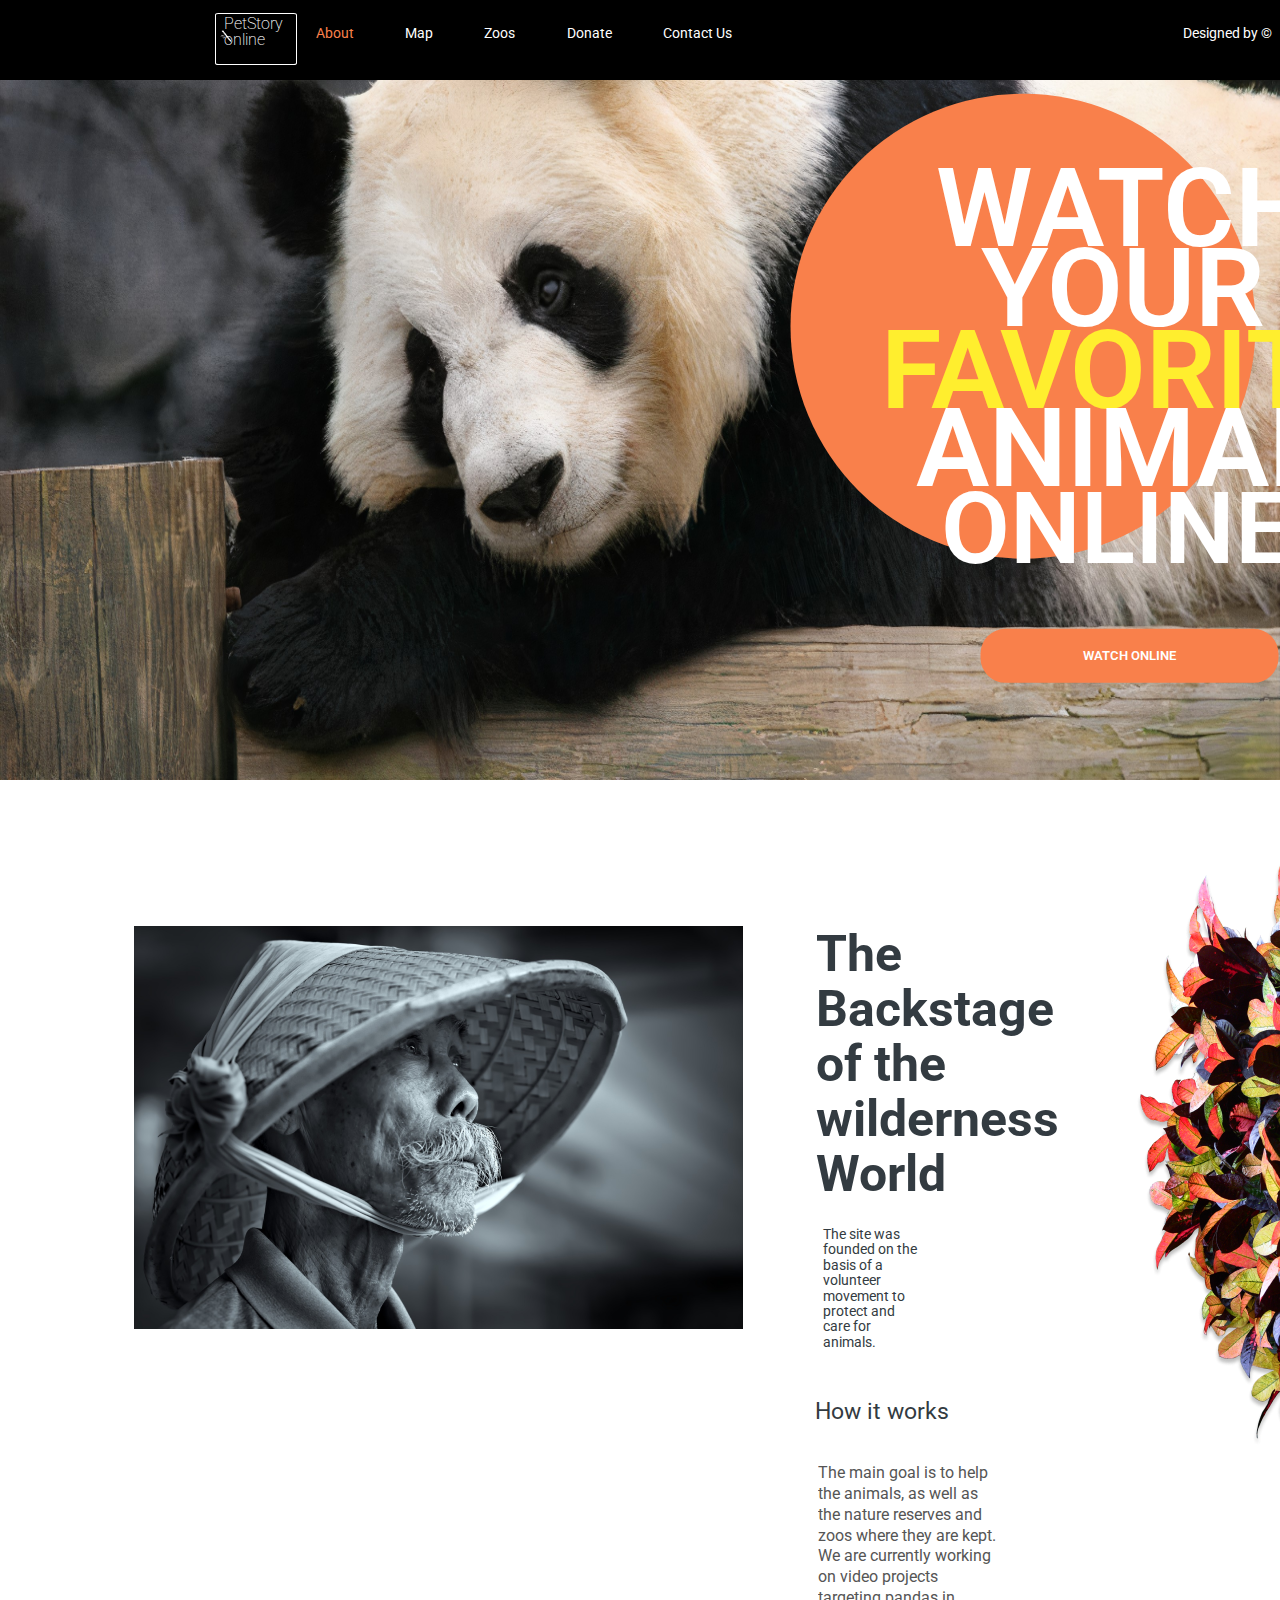
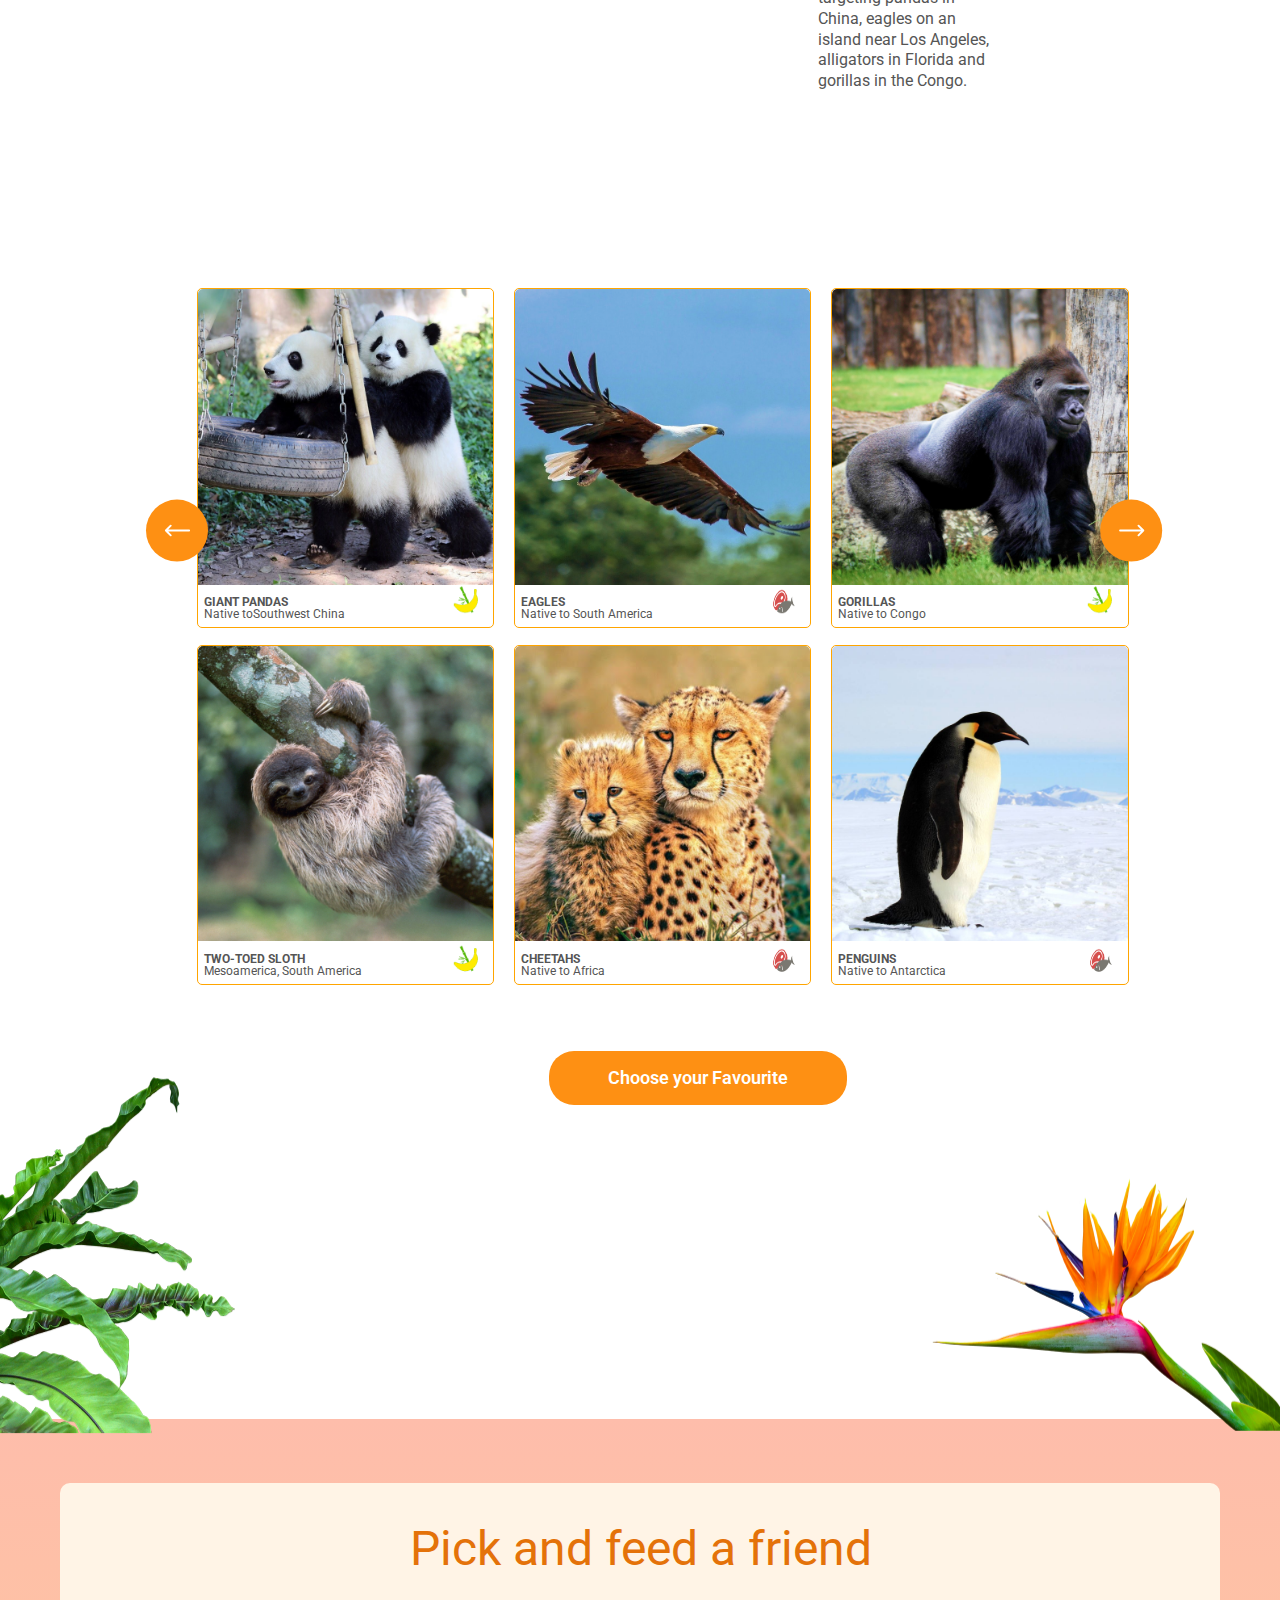
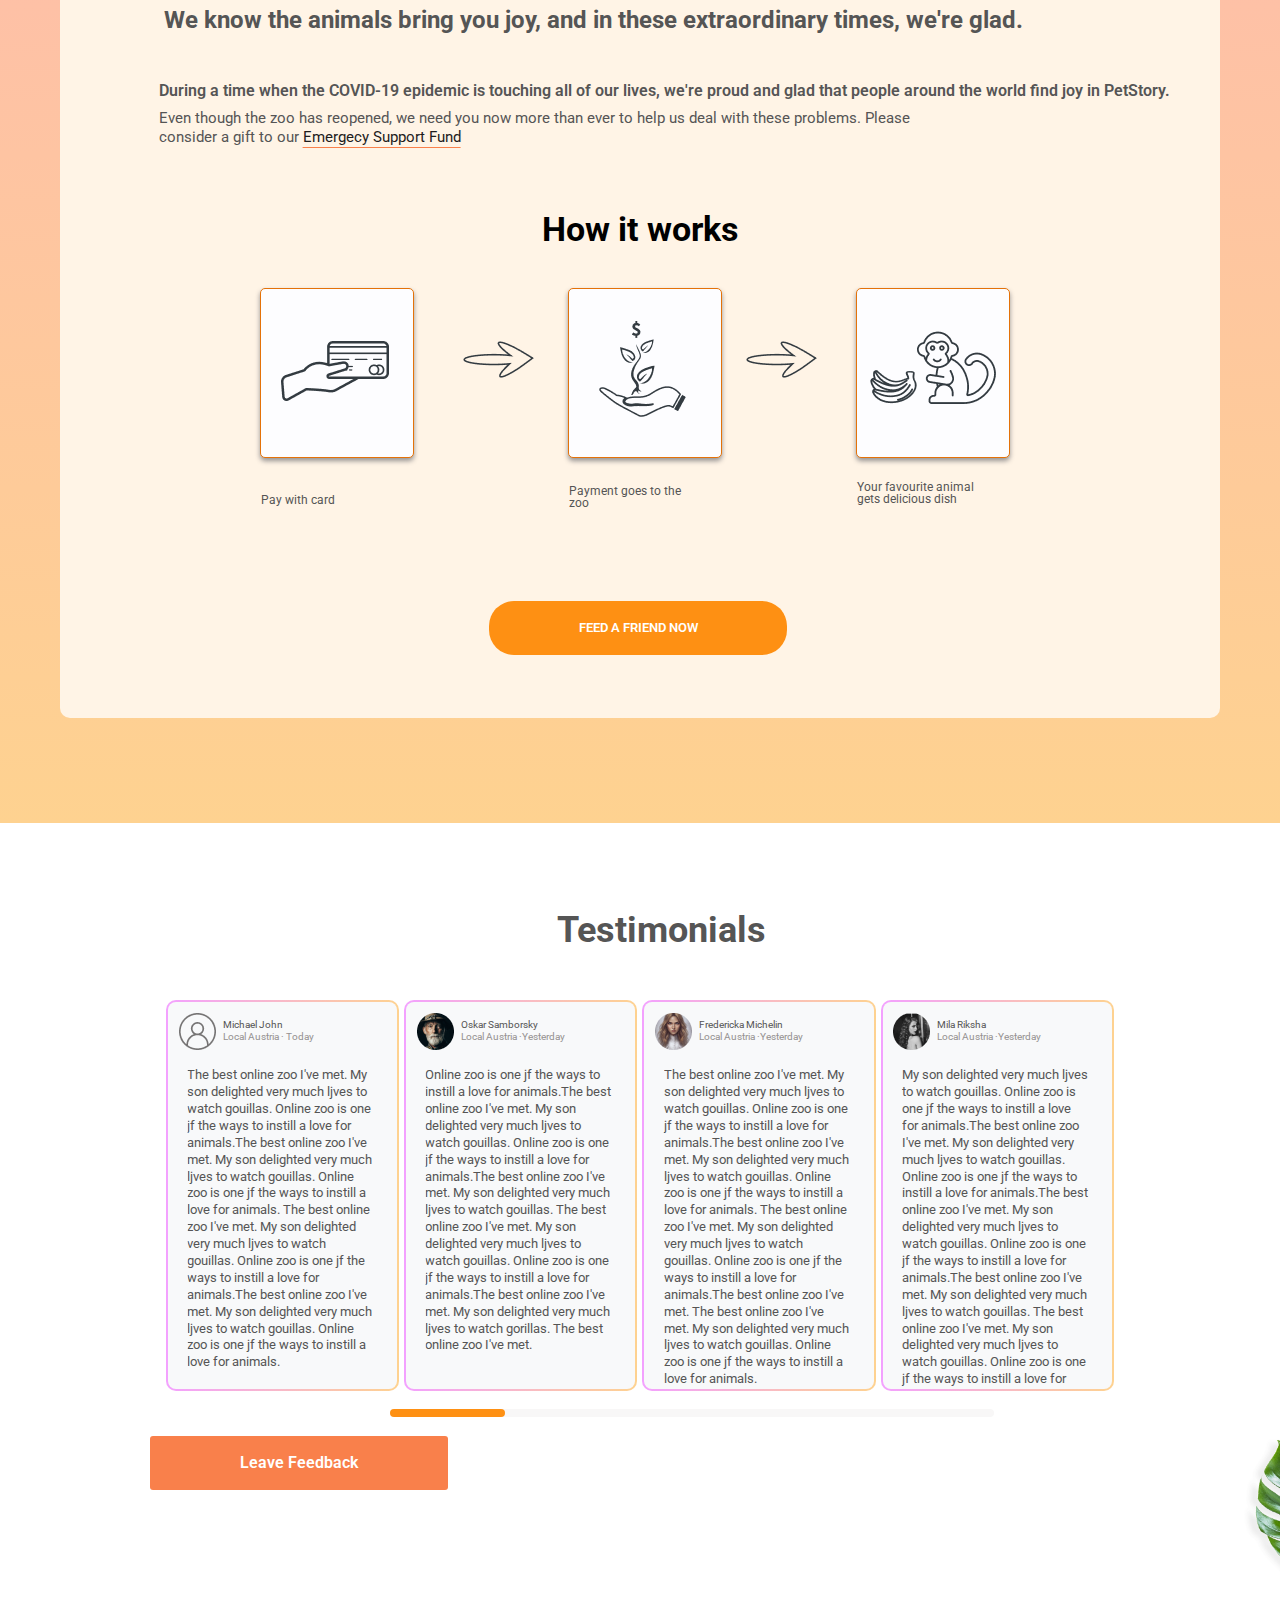
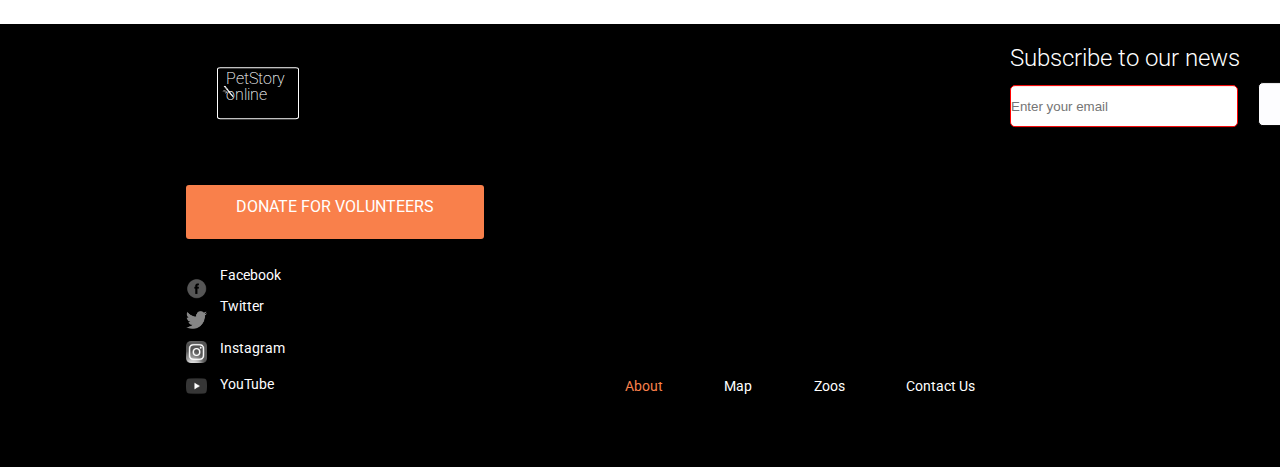
<file: pages/main/index.html>
<!DOCTYPE html>
<html lang="en">
  <head>
    <meta charset="UTF-8" />
    <meta http-equiv="X-UA-Compatible" content="IE=edge" />
    <meta name="viewport" content="width=device-width, initial-scale=1.0" />

    <link rel="preconnect" href="https://fonts.googleapis.com" />
    <link rel="preconnect" href="https://fonts.gstatic.com" crossorigin />
    <link
      href="https://fonts.googleapis.com/css2?family=Roboto:wght@100;300;400;500;700;900&family=Rubik:wght@300;400;500;700&display=swap"
      rel="stylesheet"
    />

    <link rel="stylesheet" href="style.css" />
    <script src="script.js" defer></script>
    <title>Online Zoo</title>
  </head>
  <body>
    <header class="header" id="section--1">
      <div class="container">
        <a class="logo-link" href="#">
          <div class="logo-container" id="#section--1">
            <h1 class="petstory">PetStory online</h1>
            <img class="bamboo" src="../../assets/icons/bamboo.png" />
          </div>
        </a>
        <nav class="main-nav">
          <ul class="main-nav-list">
            <li class="main-nav-link about"><a class="main-nav-link" href="#">About</a></li>
            <li><a class="main-nav-link" href="#">Map</a></li>
            <li><a class="main-nav-link" href="#">Zoos</a></li>
            <li><a class="main-nav-link" href="../donate/index.html">Donate</a></li>
            <li><a class="main-nav-link nav-cta" href="#">Contact Us</a></li>
            <li>
              <a
                class="main-nav-link last"
                href="https://cutt.ly/YNhIGs8"
                target="_blank"
                rel="noopener noreferrer"
                >Designed by ©</a
              >
            </li>
          </ul>
        </nav>
      </div>
    </header>

    <main>
      <section class="section-hero">
        <img
        class="big-panda"
        src="../../assets/images/Giant Panda.jpg"
        alt="A
      giant panda iamge"
      />
        <div class="new-container">
          <div class="ball">
            <div class="text">
              <p class="watch">WATCH</p>
              <p class="your">YOUR</p>
              <p class="fav">FAVORITE</p>
              <p class="anima">ANIMAL</p>
              <p class="nln">ONLINE</p>
              <button class="btn" type="button">WATCH ONLINE</button>
            </div>
          </div>
        </div>
      </section>

      <section class="backstage">
        <div class="backstage-container">
          <div class="pic-container">
            <img class="bamboo-cap"
              src="../../assets/images/bamboo-cap.png"
              alt="black and white photo of old man with a bamboo cap"
            />
          </div>
          <div class="backstage-text">
            <h1 class="title">The Backstage of the wilderness World</h1>
            <p class="backstage-p">
              The site was founded on the basis of a volunteer movement to
              protect and care for animals.
            </p>
            <p class="how">How it works</p>
            <p class="how-it-works">
              The main goal is to help the animals, as well as the nature
              reserves and zoos where they are kept. We are currently working on
              video projects targeting pandas in China, eagles on an island near
              Los Angeles, alligators in Florida and gorillas in the Congo.
              These have a total of more than 1,500 mammals and reptiles.
            </p>
          </div>
          <div class="img-container">
            <img
              class="flower"
              src="../../assets/images/flower_photo_1.png"
              alt="a colourful flower photo"
            />
          </div>
        </div>
      </section>

      <section class="animals">
        <div class="gallery">
          <div class="wrapper">
            <figure class="gallery-item">
              <img src="../../assets/images/pandas.png" />

              <h3 class="animal">GIANT PANDAS</h3>
              <p class="native">Native toSouthwest China</p>

            </figure>
            <img
              class="food"
              src="../../assets/images/banana-bamboo_icon.png"
            />
          </div>
          <div class="wrapper">
            <figure class="gallery-item">
              <img src="../../assets/images/eagle.png" />
              <h3 class="animal">EAGLES</h3>
              <p class="native">Native to South America</p>
            </figure>
            <img class="food" src="../../assets/images/meet-fish_icon.png" />
          </div>
          <div class="wrapper">
            <figure class="gallery-item">
              <img src="../../assets/images/gorilla.png" />
              <h3 class="animal">GORILLAS</h3>
              <p class="native">Native to Congo</p>
            </figure>
            <img
              class="food"
              src="../../assets/images/banana-bamboo_icon.png"
            />
          </div>
          <div class="wrapper">
            <figure class="gallery-item sl">
              <img src="../../assets/images/sloth.png" />
              <h3 class="animal">TWO-TOED SLOTH</h3>
              <p class="native">Mesoamerica, South America</p>
            </figure>
            <img
              class="food fd"
              src="../../assets/images/banana-bamboo_icon.png"
            />
          </div>
          <div class="wrapper">
            <figure class="gallery-item ch">
              <img src="../../assets/images/cheetah.png" />
              <h3 class="animal">CHEETAHS</h3>
              <p class="native">Native to Africa</p>
            </figure>
            <img class="food fd" src="../../assets/images/meet-fish_icon.png" />
          </div>
          <div class="wrapper">
            <figure class="gallery-item pg">
              <img src="../../assets/images/penguin.png" />
              <h3 class="animal">PENGUINS</h3>
              <p class="native">Native to Antarctica</p>
            </figure>
            <img class="food fd" src="../../assets/images/meet-fish_icon.png" />
          </div>
        </div>
        <div class="choose">
          <button class="choose-btn" type="button">
            Choose your Favourite
          </button>
        </div>
        <div class="arrows">
          <button class="arrow back" type="button">
            <svg
              xmlns="http://www.w3.org/2000/svg"
              fill="none"
              viewBox="0 0 24 24"
              stroke-width="1.5"
              stroke="white"
              class="back-btn arr"
            >
              <path
                stroke-linecap="round"
                stroke-linejoin="round"
                d="M6.75 15.75L3 12m0 0l3.75-3.75M3 12h18"
              />
            </svg>
          </button>
          <button class="arrow right" type="button">
            <svg
              xmlns="http://www.w3.org/2000/svg"
              fill="none"
              viewBox="0 0 24 24"
              stroke-width="1.5"
              stroke="white"
              class="forw-btn arr"
            >
              <path
                stroke-linecap="round"
                stroke-linejoin="round"
                d="M17.25 8.25L21 12m0 0l-3.75 3.75M21 12H3"
              />
            </svg>
          </button>
        </div>
        <div class="pictures">
          <img
            src="../../assets/images/palm_foto.png"
            class="palm"
            alt="palm tree"
          />
          <img
            src="../../assets/images/strelitzia 1.png"
            class="sterilzia"
            alt="A picture of a bird-like flower sterilzia"
          />
        </div>
      </section>

      <section class="feed">
        <div class="feed-container">
          <h1 class="pick">Pick and feed a friend</h1>
          <h4 class="animals">
            We know the animals bring you joy, and in these extraordinary times,
            we're glad.
          </h4>
          <p class="sub-p">
            During a time when the COVID-19 epidemic is touching all of our
            lives, we're proud and glad that people around the world find joy in
            PetStory.
          </p>
          <p class="para">
            Even though the zoo has reopened, we need you now more than ever to
            help us deal with these problems. Please consider a gift to our
            <a class="fund" href="#">
             Emergecy Support Fund
            </a>
          </p>
          <p class="works">How it works</p>

          <div class="flex-container">
            <div class="picnbackg pp">
              <div class="background">
                <img class="tinyimg st" src="../../assets/icons/pay.png" />
                <p class="paragraph-1">Pay with card</p>
              </div>
            </div>

            <img class="vector-arrow" src="../../assets/icons/Vector.png" />

            <div class="picnbackg pl">
              <div class="background btw">
                <img class="tinyimg sec" src="../../assets/icons/zoo.png" />
                <p class="paragraph-2">Payment goes to the zoo</p>
              </div>
            </div>

            <img class="vector-arrow" src="../../assets/icons/Vector.png" />

            <div class="picnbackg pk">
              <div class="background">
                <img
                  class="tinyimg third"
                  src="../../assets/icons/monkey.png"
                />
                <p class="paragraph-3">
                  Your favourite animal gets delicious dish
                </p>
              </div>
            </div>
          </div>
          <button class="feed-btn" type="button">FEED A FRIEND NOW</button>
        </div>
      </section>

      <section class="testimonials">
        <h1 class="testi">Testimonials</h1>

        <div class="testi-container">
          <div class="ind-container">
            <div class="picname">
              <img
                src="../../assets/icons/user_icon.png"
                alt="user icon shape (empty icon)"
                class="user-icon"
              />
              <div class="names">
                <p class="name">Michael John</p>
                <p class="origin">
                  Local Austria <span class="dots">&#183;</span> Today
                </p>
              </div>
            </div>
            <p class="testimonial">
              The best online zoo I've met. My son delighted very much ljves to
              watch gouillas. Online zoo is one jf the ways to instill a love
              for animals.The best online zoo I've met. My son delighted very
              much ljves to watch gouillas. Online zoo is one jf the ways to
              instill a love for animals. The best online zoo I've met. My son
              delighted very much ljves to watch gouillas. Online zoo is one jf
              the ways to instill a love for animals.The best online zoo I've
              met. My son delighted very much ljves to watch gouillas. Online
              zoo is one jf the ways to instill a love for animals.
            </p>
          </div>

          <div class="ind-container">
            <div class="picname">
              <img
                src="../../assets/icons/user_icon-1.png"
                alt="user icon shape (empty icon)"
                class="user-icon"
              />
              <div class="names">
                <p class="name">Oskar Samborsky</p>
                <p class="origin">
                  Local Austria <span class="dots">&#183;</span>Yesterday
                </p>
              </div>
            </div>
            <p class="testimonial">
              Online zoo is one jf the ways to instill a love for animals.The
              best online zoo I've met. My son delighted very much ljves to
              watch gouillas. Online zoo is one jf the ways to instill a love
              for animals.The best online zoo I've met. My son delighted very
              much ljves to watch gouillas. The best online zoo I've met. My son
              delighted very much ljves to watch gouillas. Online zoo is one jf
              the ways to instill a love for animals.The best online zoo I've
              met. My son delighted very much ljves to watch gorillas. The best
              online zoo I've met.
            </p>
          </div>

          <div class="ind-container">
            <div class="picname">
              <img
                src="../../assets/icons/user_icon-2.png"
                alt="user icon shape (empty icon)"
                class="user-icon"
              />
              <div class="names">
                <p class="name">Fredericka Michelin</p>
                <p class="origin">
                  Local Austria <span class="dots">&#183;</span>Yesterday
                </p>
              </div>
            </div>
            <p class="testimonial">
              The best online zoo I've met. My son delighted very much ljves to
              watch gouillas. Online zoo is one jf the ways to instill a love
              for animals.The best online zoo I've met. My son delighted very
              much ljves to watch gouillas. Online zoo is one jf the ways to
              instill a love for animals. The best online zoo I've met. My son
              delighted very much ljves to watch gouillas. Online zoo is one jf
              the ways to instill a love for animals.The best online zoo I've
              met. The best online zoo I've met. My son delighted very much
              ljves to watch gouillas. Online zoo is one jf the ways to instill
              a love for animals.
            </p>
          </div>

          <div class="ind-container">
            <div class="picname">
              <img
                src="../../assets/icons/user_icon-3.png"
                alt="user icon shape (empty icon)"
                class="user-icon"
              />
              <div class="names">
                <p class="name">Mila Riksha</p>
                <p class="origin">
                  Local Austria <span class="dots">&#183;</span>Yesterday
                </p>
              </div>
            </div>
            <p class="testimonial">
              My son delighted very much ljves to watch gouillas. Online zoo is
              one jf the ways to instill a love for animals.The best online zoo
              I've met. My son delighted very much ljves to watch gouillas.
              Online zoo is one jf the ways to instill a love for animals.The
              best online zoo I've met. My son delighted very much ljves to
              watch gouillas. Online zoo is one jf the ways to instill a love
              for animals.The best online zoo I've met. My son delighted very
              much ljves to watch gouillas. The best online zoo I've met. My son
              delighted very much ljves to watch gouillas. Online zoo is one jf
              the ways to instill a love for animals.
            </p>
          </div>
        </div>

        <div>
          <input
            class="slider"
            type="range"
            id="carousel"
            name="carousel"
            min="0"
            max="200"
            value="0"
          />
          <label for="carousel"></label>
        </div>
        <button class="feedback-btn" type="button">Leave Feedback</button>
        <img
          class="decorative"
          src="../../assets/images/leaf.png"
          alt="A decorative plant leaf"
        />
      </section>
    </main>

    <footer class="footer">
      <div class="flex-one">
        <div class="logo-2">
          <a class="logo-link" href="#">
            <div class="logo-container for-footer">
              <h1 class="petstory for-footer-1">PetStory online</h1>
              <img
                class="bamboo for-footer-3"
                src="../../assets/icons/bamboo.png"
              />
            </div>
          </a>
        </div>

        <button type="button" class="donate-for">DONATE FOR VOLUNTEERS</button>

        <div class="social">
          <div class="imgs">
            <a
              href="https://www.facebook.com/"
              target="_blank"
              rel="noopener noreferrer"
            >
              <img class="nets" src="../../assets/icons/facebook.webp" />
            </a>

            <a
              href="https://www.twitter.com/"
              target="_blank"
              rel="noopener noreferrer"
            >
              <img class="nets" src="../../assets/icons/twitter.webp" />
            </a>

            <a
              href="https://www.instagram.com/"
              target="_blank"
              rel="noopener noreferrer"
            >
              <img class="nets" src="../../assets/icons/instagram.webp" />
            </a>

            <a
              href="https://www.youtube.com/"
              target="_blank"
              rel="noopener noreferrer"
            >
              <img class="nets" src="../../assets/icons/youtube.png" />
            </a>
          </div>

          <div class="networking-sites">
            <a
              class="networking-site"
              href="https://www.facebook.com/"
              target="_blank"
              rel="noopener noreferrer"
              >Facebook</a
            >

            <a
              class="networking-site tw"
              href="https://www.twitter.com/"
              target="_blank"
              rel="noopener noreferrer"
              >Twitter</a
            >

            <a
              class="networking-site youtb"
              href="https://www.instagram.com/"
              target="_blank"
              rel="noopener noreferrer"
              >Instagram</a
            >

            <a
              class="networking-site ytb"
              href="https://www.youtubecom/"
              target="_blank"
              rel="noopener noreferrer"
              >YouTube</a
            >
          </div>
        </div>

         <div class="flex-two">
          <nav class="main-nav nav-footer">
            <ul class="main-nav-list fll">
              <li class="about"><a class="main-nav-link" href="#section--1">About</a></li>
              <li><a class="main-nav-link M" href="#">Map</a></li>
              <li><a class="main-nav-link Z" href="#">Zoos</a></li>

              <li><a class="main-nav-link nav-cta" href="#">Contact Us</a></li>
            </ul>
          </nav>
        </div>

        <div class="flex-three">
          <p class="subscribe">Subscribe to our news</p>
          <div class="email">
            <form class="mail">
              <label for="email"></label>
              <input type="email" id="email" name="email" class="gmail" type="email" placeholder="Enter your email" required>
            </form>
            <button class="mail-btn" type="button">Submit</button>

          </div>
        </div>
    </footer>
  </body>
</html>
  </body>
</html>
</file>
<file: style.css>
* {
  padding: 0;
  margin: 0;
  box-sizing: border-box;
}

html {
  /* font-size: 10px; */
  /* 10px / 16px = 0.625 = 62.5% */
  /* Percentage of user's browser font-size setting */
  font-size: 62.5%;
}

body {
  font-family: 'Roboto', sans-serif;
  line-height: 1;
  font-weight: 400;
  color: #555;
}

:root {
  --main-text-color: #fff;
  --Green: #4b9200;
  --Black_Blue: #333b41;
  --Orange: #f9804b;
  --darker-orange: #e47209;
  --Dark-orange: #e8590c;
  --main-gray: #767474;
  --Yellow: #ffee2e;
  --Gray-smoky: #ababab;
  --Orange_grad: #fed290;
  --Light_gray: #f1f3f2;
  --Pink_gradient: #febdab;
  --Frosted_glass_white: #fdfdff;
  --Rad: #d31414;
  --bacgkround-color: #000;
  --text-color: #333b41;
  --btn-orange: #fe9013;
  --orange-background: #fff4e6;
}

.header {
  max-width: 100%;
  height: 80px;
  background-color: var(--bacgkround-color);
  position: relative;
}

/* .container {
  width: 1600px;
} */

.main-nav-list {
  /* max-width: 1600px; */
  list-style-type: none;
  display: flex;
  gap: 5%;
  align-items: center;
  margin-left: 20%;
  padding-top: 2%;
}

.logo-link {
  text-decoration: none;
}

.container {
  max-width: 1600px;
}

.logo-link {
  text-decoration: none;
}

.logo-container {
  position: absolute;
  transform: translate(0, 25%);
  width: 82px;
  height: 52px;
  padding-top: 3%;
  margin-left: 215px;
  display: relative;
  padding-left: 1%;
  border: 1px solid var(--main-text-color);
  border-radius: 4%;
}

.about {
  margin-left: 60px;
}

.petstory {
  width: 3%;
  height: 8%;
  position: absolute;
  transform: translate(-200%, -950%);
  font-size: 1.6rem;
  font-weight: 200;
  margin-top: 2px;
  color: var(--main-text-color);
}

.bamboo {
  width: 12px;
  height: 12px;
  position: absolute;
  transform: translate(-9px, -22px);
}

.last {
  margin-left: 400px;
}

.main-nav-link {
  text-decoration: none;
  font-size: 1.4rem;
  color: var(--main-text-color);
}

.main-nav-link:hover {
  color: var(--Orange);
  transition: all 0.4s;
}

.about a {
  color: var(--Orange);
}

.abt a {
  color: white;
}

.big-panda {
  width: 100%;
  height: 700px;
  position: relative;
}

.new-container {
  width: 30%;
  height: 25%;
}

.ball {
  width: 465px;
  height: 465px;
  background-color: var(--Orange);
  border-radius: 50%;
  position: absolute;
  transform: translate(170%, -148%);
}

.watch {
  color: var(--main-text-color);
  font-size: 11rem;
  font-weight: 600;
  transform: translate(145px, 60px);
}

.your {
  color: var(--main-text-color);
  font-size: 11rem;
  font-weight: 600;
  transform: translate(190px, 30px);
}

.fav {
  color: var(--Yellow);

  font-size: 11rem;
  font-weight: 600;
  transform: translate(90px, 2px);
}

.anima {
  color: var(--main-text-color);
  font-size: 11rem;
  font-weight: 600;
  transform: translate(125px, -30px);
}

.nln {
  color: var(--main-text-color);
  font-size: 10rem;
  font-weight: 600;
  transform: translate(150px, -55px);
}

.btn {
  display: inline-block;
  width: 298px;
  height: 54px;
  background-color: var(--Orange);
  margin-top: 30%;
  border-radius: 25px;
  color: var(--main-text-color);
  font-weight: 600;
  text-decoration: none;
  border: none;
  cursor: pointer;
  font-family: inherit;
  transition: all 0.4s;
  transform: translate(190px, -145px);
}

.btn:hover {
  background-color: var(--darker-orange);
}

.btn:active {
  background-color: var(--Green);
}

.bamboo-cap {
  margin-left: 134px;
}

.backstage {
  margin: 144px 0 144px 0;
}

.backstage-container {
  max-width: 1600px;
  display: flex;
  gap: 5.5%;
  position: relative;
}

.title {
  width: 100%;
  font-size: 500%;
  color: var(--text-color);
  line-height: 1.1;
  margin-bottom: 3%;
  margin-top: 1px;
  margin-left: 3px;
}

.backstage-p {
  font-size: 1.4rem;
  width: 40%;
  color: var(--text-color);
  margin-bottom: 5%;
  line-height: 1.1;
  margin-left: 10px;
  margin-top: 25px;
}

.how {
  font-size: 230%;
  color: var(--text-color);
  margin-bottom: 3%;
  margin-top: 50px;
  margin-left: 2px;
}

.how-it-works {
  font-size: 160%;
  width: 75%;
  height: 28%;
  line-height: 1.3;
  overflow: auto;
  margin-top: 40px;
  margin-left: 5px;
}

.flower {
  transform: translate(5px, -80px);
}

.gallery {
  display: grid;
  width: 80%;
  height: 72%;
  justify-content: space-between;
  grid-template-columns: repeat(3, 1fr);
  margin-left: 7%;
  gap: 20px;
}

/* .wrapper {
  width: 90%;
  height: 88%;
  border: 2px solid var(--Orange);
  border-radius: 5px;
} */

.gallery-item {
  overflow: hidden;
  border: 1px solid orange;
  border-radius: 5px;
}

.gallery-item img {
  display: block;
  width: 100%;
  transition: all 0.4s;
  border-radius: 5px 5px 0 0;
}

.gallery-item img:hover {
  transform: scale(1.1);
}

.sl,
.ch,
.pg {
  transform: translate(0, -35px);
}

.animal {
  margin-top: 2%;
  margin-left: 2%;
  margin-top: 4%;
  font-size: 12px;
}

.animal:hover {
  color: var(--main-text-color);
}

.native {
  margin-bottom: 7px;
  margin-left: 2%;
  font-size: 12px;
}

.native:hover {
  color: var(--main-text-color);
}

.food {
  width: 8%;
  height: 8%;
  transform: translate(1080%, -140%);
}

.fd {
  transform: translate(1080%, -250%);
}

.choose {
  display: flex;
}

.fund {
  text-decoration: underline 1px;
  text-underline-offset: 5px;
  text-decoration-color: var(--Orange);
  color: rgb(30, 29, 29);
}

.choose-btn {
  margin: auto;
  width: 298px;
  height: 54px;
  margin-bottom: 5%;
  display: inline-block;
  background-color: var(--btn-orange);
  border: none;
  border-radius: 25px;
  color: var(--main-text-color);
  font-weight: 600;
  text-decoration: none;
  cursor: pointer;
  font-family: inherit;
  transition: all 0.4s;
  font-size: 18px;
}

.choose-btn:hover {
  background-color: var(--darker-orange);
}

.choose-btn:active {
  background-color: var(--Green);
}

.arrows {
  display: flex;
  justify-content: space-between;
}

.arrow {
  width: 62px;
  height: 62px;
  border-radius: 100%;
  border: none;
  background-color: var(--btn-orange);
  cursor: pointer;
}

.back {
  transform: translate(50%, -1070%);
}

.right {
  transform: translate(-190%, -1070%);
}

.arrow:hover {
  background-color: var(--darker-orange);
}

.arrow:active {
  background-color: var(--Green);
}

.arr {
  width: 50%;
  height: 38px;
  transform: translate(0, 5%);
}

.pictures {
  margin-top: -27%;
  display: flex;
  justify-content: space-between;
}

.palm {
  height: 460px;
  transform: translate(-50%, 13.5%);
}

.sterilzia {
  height: 275px;
  transform: translate(0, 89%);
}

.flex-container {
  display: flex;
  justify-content: space-around;
  margin-left: 220px;
  margin-right: 220px;
}

.feed {
  background: linear-gradient(#febdab, #fed290);
  padding-top: 5%;
  padding-bottom: 5%;
  height: 1004px;
}

.feed-container {
  margin: auto;
  margin-bottom: auto;
  width: 1160px;
  height: 835px;
  background-color: var(--orange-background);
  border-radius: 10px;
}

.pick {
  font-size: 48px;
  margin-left: 350px;
  color: var(--darker-orange);
  padding-top: 42px;
  padding-bottom: 4%;
  font-weight: 400;
}

.animals {
  font-size: 235%;
  margin-left: 9%;

  padding-bottom: 3%;
  transform: translate(0, -10px);
}

.sub-p {
  margin-left: 8.5%;
  margin-top: 5px;
  font-weight: 600;
  font-size: 160%;
  margin-bottom: 10px;
}

.para {
  width: 70%;
  margin-left: 8.5%;
  font-weight: 600;
  font-size: 150%;
  font-weight: 400;
  line-height: 1.3;
  padding-bottom: 5%;
  margin-top: 5px;
}

.works {
  font-size: 34px;
  font-weight: 700;
  padding-bottom: 5%;
  margin-left: 45%;
  color: var(--bacgkround-color);
  transform: translate(-40px, 6px);
}

.picnbackg {
  background-color: var(--Frosted_glass_white);
  width: 244px;
  height: 170px;

  padding-right: 3%;
  padding-top: 10%;
  border: 1.5px solid var(--darker-orange);
  border-radius: 5px;
  box-shadow: 0 3px 5px rgb(150, 147, 147);
  transform: translate(-10px, -10px);
}

.pp {
  transform: translate(-20px, -10px);
}

.pl {
  transform: translate(5px, -10px);
}

.pk {
  transform: translate(10px, -10px);
}

.st {
  transform: translate(20px, -20px);
}

.sec {
  transform: translate(30px, -40px);
}

.third {
  transform: translate(13px, -30px);
}

.vector-arrow {
  width: 10%;
  height: 10%;
  margin-left: 4%;
  margin-right: 4%;
  padding-top: 6%;
}

.paragraph-1 {
  font-size: 120%;
  padding-top: 55%;
}
.paragraph-2 {
  font-size: 120%;
  padding-top: 20%;
}
.paragraph-3 {
  font-size: 120%;
  padding-top: 35%;
}

.feed-btn {
  margin-top: 11.5%;
  margin-left: 37%;
  width: 298px;
  height: 54px;
  display: inline-block;
  background-color: var(--btn-orange);
  border: none;
  border-radius: 25px;
  color: var(--main-text-color);
  font-weight: 600;
  text-decoration: none;
  cursor: pointer;
  font-family: inherit;
  transition: all 0.4s;
}

.feed-btn:hover {
  background-color: var(--darker-orange);
}

.feed-btn:active {
  background-color: var(--Green);
}

.testi-container {
  display: flex;
  justify-content: space-around;
  gap: 5px;

  margin-left: 13%;
  margin-right: 13%;
}

.picname {
  display: flex;
  align-items: center;
  margin-bottom: 5%;
}

.testi {
  margin-left: 43.5%;
  padding-top: 7%;
  padding-bottom: 4%;
  font-size: 36px;
}

.origin {
  color: #959191;
  margin-top: 2%;
}

.testimonial {
  width: 98%;
  height: 90%;
  line-height: 1.3;
  overflow: hidden;
  font-size: 13px;
  transform: translate(-5%, 0);
}

.ind-container {
  background-color: #f8f9fa;
  width: 268px;
  height: 391px;
  padding: 2% 1% 1% 3%;

  background: linear-gradient(#f8f9fa, #f8f9fa) padding-box,
    linear-gradient(to right, #f3a1ff, #fed290) border-box;
  border-radius: 10px;
  border: 2px solid transparent;
}

.user-icon {
  margin-right: 5%;
  transform: translate(-18px, -8px);
}

.names {
  transform: translate(-20px, -8px);
}

.slider {
  -webkit-appearance: none;
  margin-top: 1.4%;
  margin-bottom: 5%;
  margin-left: 30.5%;
  appearance: none;
  width: 604px;
  height: 8px;
  border-radius: 5px;
  background: #f8f7f7;
  outline: none;
  -webkit-transition: 0.2s;
  transition: opacity 0.2s;
}

.slider::-webkit-slider-thumb {
  appearance: none;
  width: 115px;
  height: 8px;
  background: var(--btn-orange);
  cursor: pointer;
  border-radius: 5px;
}

.feedback-btn {
  display: inline-block;
  width: 298px;
  height: 54px;
  background-color: var(--Orange);

  border: none;
  border-radius: 3px;
  color: var(--main-text-color);
  font-weight: 600;
  text-decoration: none;

  cursor: pointer;
  font-family: inherit;
  transition: all 0.4s;
  margin-left: 16%;
  transform: translate(-55px, -45px);
  margin-bottom: 7%;
  position: relative;
  font-size: 16px;
}

.feedback-btn:hover {
  background-color: var(--darker-orange);
}

.feedback-btn:active {
  background-color: var(--Green);
}

.decorative {
  width: 11%;
  position: absolute;
  margin-left: 56.58%;
  transform: translate(-20%, -25%);
}

.footer {
  width: 100%;
  height: 443px;
  background-color: var(--bacgkround-color);
  position: relative;
  display: flex;
}

.flex-one {
  display: flex;
  flex-direction: column;
}

.donate-for {
  color: var(--main-text-color);
}

.footer-nav-list {
  display: flex;
  flex-direction: column;
}

.imgs {
  display: flex;
  flex-direction: column;
  filter: grayscale(100%);
  margin-left: 14.5%;
  margin-top: 3%;
}

.nets {
  width: 2%;
  height: 2%;
  margin-bottom: 10px;
}

.youtb {
  margin-bottom: 5px;
}

.networking-sites {
  display: flex;
  flex-direction: column;
  margin-left: 18%;
  position: absolute;
  transform: translate(-10px, -140px);
  font-size: 12px;
}

.networking-site {
  margin-bottom: 26px;
  text-decoration: none;
  font-size: 120%;
  color: var(--Frosted_glass_white);
}

.networking-site:hover {
  color: #4b9200;
}

.youtb {
  transform: translate(0, -8px);
}

.tw {
  transform: translate(0, -10px);
}

.for-footer {
  transform: translate(100%, 160%);
  /* margin-top: 40px;
  margin-left: 15%; */
}

.logo-2 {
  transform: translate(-80px, -40px);
}

.ytb {
  transform: translate(0, -12px);
}

.donate-for {
  display: inline-block;
  width: 298px;
  height: 54px;
  background-color: var(--Orange);
  margin-top: 161px;
  margin-left: 14.5%;
  border-radius: 3px;
  color: var(--main-text-color);
  font-weight: 400;
  text-decoration: none;
  border: none;
  cursor: pointer;
  font-family: inherit;
  transition: all 0.4s;
  padding-top: 12px;
  padding-bottom: 24px;
  font-size: 16px;
}

.donate-for:hover {
  background-color: var(--darker-orange);
}

.donate-for:active {
  background-color: var(--Green);
}

.nav-footer {
  width: 1000px;
  transform: translate(30%, -52px);
}

.flex-three {
  width: 350px;
  transform: translate(1010px, -490%);
}

.subscribe {
  color: var(--main-text-color);
  font-size: 24px;
  font-weight: 300;
}

.email {
  display: flex;
}

.gmail {
  border: 1px solid var(--btn-orange);
  width: 228px;
  height: 42px;
  border-radius: 5px;
  margin-top: 15px;
}

.mail-btn {
  width: 150px;
  height: 44px;
  background-color: var(--Frosted_glass_white);
  color: var(--Green);
  margin-left: 20px;
  border-radius: 5px;
  font-weight: 500;
  border: 1px solid #000;
  margin-top: 12px;
  transform: translate(0, 0);
}

.mail-btn:hover {
  background-color: var(--Orange);
}

.gmail:invalid {
  border: 1px solid red;
}

.gmail:valid {
  border: 2px solid green;
}

.mail-btn:active {
  border: 1px solid var(green);
}

.allow {
  cursor: not-allowed;
}

.nav-footer {
  transform: translate(365px, -50px);
}

.fll {
  display: flex;
  justify-content: space-between;
  width: 410px;
}
</file>
<file: desktop_petstory/style.css>
* {
  padding: 0;
  margin: 0;
  box-sizing: border-box;
}

html {
  /* font-size: 10px; */
  /* 10px / 16px = 0.625 = 62.5% */
  /* Percentage of user's browser font-size setting */
  font-size: 62.5%;
}

body {
  font-family: 'Roboto', sans-serif;
  line-height: 1;
  font-weight: 400;
  color: #555;
}

:root {
  --main-text-color: #fff;
  --Green: #4b9200;
  --Black_Blue: #333b41;
  --Orange: #f9804b;
  --darker-orange: #e47209;
  --Dark-orange: #e8590c;
  --main-gray: #767474;
  --Yellow: #ffee2e;
  --Gray-smoky: #ababab;
  --Orange_grad: #fed290;
  --Light_gray: #f1f3f2;
  --Pink_gradient: #febdab;
  --Frosted_glass_white: #fdfdff;
  --Rad: #d31414;
  --bacgkround-color: #000;
  --text-color: #333b41;
  --btn-orange: #fe9013;
  --orange-background: #fff4e6;
}

.header {
  width: 100%;
  height: 80px;
  background-color: var(--bacgkround-color);
  position: relative;
}

/* .container {
  width: 1600px;
} */

.logo-link {
  text-decoration: none;
}

.logo-container {
  position: absolute;
  transform: translate(0, 30%);
  width: 73px;
  height: 30px;
  padding-top: 3%;
  margin-left: 10%;
  display: relative;
  padding-left: 1%;
  border: 1px solid var(--main-text-color);
  border-radius: 4%;
}

.petstory {
  width: 3%;
  height: 8%;
  position: absolute;
  transform: translate(-200%, -950%);
  font-size: 1.4rem;
  font-weight: 200;
  color: var(--main-text-color);
}

.bamboo {
  width: 12px;
  height: 12px;
  position: absolute;
  transform: translate(-9px, -22px);
}

.main-nav-list {
  /* max-width: 1600px; */
  list-style-type: none;
  display: flex;
  gap: 5%;
  align-items: center;
  margin-left: 20%;
  padding-top: 1.8%;
}

.last {
  margin-left: 450px;
}

.main-nav-link {
  text-decoration: none;
  font-size: 1.4rem;
  color: var(--main-text-color);
}

.main-nav-link:hover {
  color: var(--Orange);
  transition: all 0.4s;
}

.about a {
  color: var(--Orange);
}

.abt a {
  color: white;
}

.big-panda {
  width: 100%;
  height: 100vh;
  position: relative;
}

.new-container {
  width: 30%;
  height: 25%;
}

.ball {
  width: 29%;
  height: 55%;
  background-color: var(--Orange);
  border-radius: 50%;
  position: absolute;
  transform: translate(180%, -175%);
}

.text {
  width: 30%;
  height: 40%;
  margin-left: 30%;
  margin-top: 14%;
}

.watch {
  color: var(--main-text-color);
  font-size: 800%;
}

.fav {
  color: var(--Yellow);
}

.btn {
  display: inline-block;
  width: 180%;
  height: 30%;
  background-color: var(--Orange);
  margin-top: 30%;
  border-radius: 25px;
  color: var(--main-text-color);
  font-weight: 600;
  text-decoration: none;
  border: none;
  cursor: pointer;
  font-family: inherit;
  transition: all 0.4s;
}

.btn:hover {
  background-color: var(--darker-orange);
}

.btn:active {
  background-color: var(--Green);
}

.backstage {
  margin: 15% 5% 12% 5%;
}

.backstage-container {
  max-width: 1600px;
  display: flex;
  gap: 5%;
  position: relative;
}

.title {
  width: 50%;
  font-size: 350%;
  color: var(--text-color);
  margin-bottom: 3%;
}

.backstage-p {
  font-size: 1.4rem;
  width: 40%;
  color: var(--text-color);
  margin-bottom: 5%;
  line-height: 1.3;
}

.how {
  font-size: 220%;
  color: var(--text-color);
  margin-bottom: 3%;
}

.how-it-works {
  font-size: 150%;
  width: 70%;
  height: 28%;
  line-height: 1.3;
  overflow: auto;
}

.flower {
  position: absolute;
  transform: translate(-63%, -17%);
}

.gallery {
  display: grid;
  width: 80%;
  justify-content: space-around;
  grid-template-columns: repeat(3, 1fr);
  margin-left: 9.5%;
}

.wrapper {
  width: 90%;
  height: 88%;
  border: 2px solid var(--Orange);
  border-radius: 5px;
}

.wrapper:hover {
  background-color: #000000d1;
}

.gallery-item {
  overflow: hidden;
}

.gallery-item img {
  display: block;
  width: 100%;
  transition: all 0.4s;
  border-radius: 5px 5px 0 0;
}

.gallery-item img:hover {
  transform: scale(1.2);
}

.animal {
  margin-top: 2%;
  margin-left: 2%;
  margin-top: 4%;
  font-size: 16px;
}

.animal:hover {
  color: var(--main-text-color);
}

.native {
  margin-bottom: 10%;
  margin-left: 2%;
  font-size: 12px;
}

.native:hover {
  color: var(--main-text-color);
}

.food {
  width: 8%;
  height: 8%;
  transform: translate(1080%, -180%);
}

.choose {
  display: flex;
}

.fund {
  text-decoration: underline 1px;
  text-underline-offset: 5px;
  text-decoration-color: var(--Orange);
  color: rgb(30, 29, 29);
}

.choose-btn {
  margin: auto;
  width: 15%;
  height: 40px;
  margin-bottom: 5%;
  display: inline-block;
  background-color: var(--btn-orange);
  border: none;
  border-radius: 25px;
  color: var(--main-text-color);
  font-weight: 600;
  text-decoration: none;
  cursor: pointer;
  font-family: inherit;
  transition: all 0.4s;
}

.choose-btn:hover {
  background-color: var(--darker-orange);
}

.choose-btn:active {
  background-color: var(--Green);
}

.arrows {
  display: flex;
  justify-content: space-between;
}

.arrow {
  width: 3%;
  height: 3%;
  border-radius: 100%;
  border: none;
  background-color: var(--btn-orange);
  cursor: pointer;
}

.back {
  transform: translate(170%, -1470%);
}

.right {
  transform: translate(-290%, -1475%);
}

.arrow:hover {
  background-color: var(--darker-orange);
}

.arrow:active {
  background-color: var(--Green);
}

.arr {
  width: 50%;
  height: 38px;
  transform: translate(0, 5%);
}

.pictures {
  margin-top: -27%;
  display: flex;
  justify-content: space-between;
}

.palm {
  transform: translate(-27%, 10%);
}

.sterilzia {
  margin-top: 10%;
  transform: translate(0, 15%);
}

.flex-container {
  display: flex;
  justify-content: space-around;
  margin-left: 20%;
  margin-right: 20%;
}

.feed {
  background: linear-gradient(#febdab, #fed290);
  padding-top: 5%;
  padding-bottom: 5%;
}

.feed-container {
  margin: auto;
  margin-bottom: auto;
  width: 70%;
  height: 820px;
  background-color: var(--orange-background);
  border-radius: 10px;
}

.pick {
  font-size: 260%;
  margin-left: 37%;
  color: var(--darker-orange);
  padding-top: 4%;
  padding-bottom: 4%;
}

.animals {
  font-size: 180%;
  margin-left: 5%;
  padding-bottom: 4%;
}

.sub-p {
  margin-left: 5%;
  padding-bottom: 3%;
  font-weight: 600;
  font-size: 140%;
}

.para {
  width: 70%;
  margin-left: 5%;
  font-weight: 600;
  font-size: 140%;
  font-weight: 400;
  line-height: 1.3;
  padding-bottom: 5%;
}

.works {
  font-size: 200%;
  font-weight: 700;
  padding-bottom: 5%;
  margin-left: 45%;
  color: var(--bacgkround-color);
}

.picnbackg {
  background-color: var(--Frosted_glass_white);
  width: 25%;
  height: 140px;
  padding-left: 3%;
  padding-right: 3%;
  padding-top: 6.5%;
  border: 1.5px solid var(--darker-orange);
  border-radius: 5px;
  box-shadow: 0 3px 5px rgb(150, 147, 147);
}

.sec {
  transform: translate(0, -20px);
}

.third {
  transform: translate(-10px, -10px);
}

.vector-arrow {
  width: 10%;
  height: 10%;
  margin-left: 4%;
  margin-right: 4%;
  padding-top: 8%;
}

.paragraph-1 {
  font-size: 120%;
  padding-top: 55%;
}
.paragraph-2 {
  font-size: 120%;
  padding-top: 20%;
}
.paragraph-3 {
  font-size: 120%;
  padding-top: 35%;
}

.feed-btn {
  margin-top: 15%;
  margin-left: 39%;
  width: 20%;
  height: 50px;
  display: inline-block;
  background-color: var(--btn-orange);
  border: none;
  border-radius: 25px;
  color: var(--main-text-color);
  font-weight: 600;
  text-decoration: none;
  cursor: pointer;
  font-family: inherit;
  transition: all 0.4s;
}

.feed-btn:hover {
  background-color: var(--darker-orange);
}

.feed-btn:active {
  background-color: var(--Green);
}

.testi-container {
  display: flex;
  justify-content: space-around;
  margin-left: 1%;

  margin-left: 15%;
  margin-right: 15%;
}

.picname {
  display: flex;
  align-items: center;
  margin-bottom: 5%;
}

.testi {
  margin-left: 45%;
  padding-top: 7%;
  padding-bottom: 4%;
  font-size: 250%;
}

.origin {
  color: #959191;
  margin-top: 2%;
}

.testimonial {
  width: 95%;
  height: 90%;
  line-height: 1.3;
  overflow: hidden;
  font-size: 100%;
  transform: translate(-5%, 0);
}

.ind-container {
  background-color: #f8f9fa;
  width: 22%;
  height: 350px;
  padding: 2% 1% 1% 3%;

  background: linear-gradient(#f8f9fa, #f8f9fa) padding-box,
    linear-gradient(to right, #f3a1ff, #fed290) border-box;
  border-radius: 10px;
  border: 2px solid transparent;
}

.user-icon {
  margin-right: 5%;
}

.slider {
  -webkit-appearance: none;
  margin-top: 3%;
  margin-bottom: 5%;
  margin-left: 32%;
  appearance: none;
  width: 37%;
  height: 10px;
  border-radius: 5px;
  background: #f8f7f7;
  outline: none;
  -webkit-transition: 0.2s;
  transition: opacity 0.2s;
}

.slider::-webkit-slider-thumb {
  appearance: none;
  width: 15%;
  height: 8px;
  background: var(--btn-orange);
  cursor: pointer;
  border-radius: 5px;
}

.feedback-btn {
  display: inline-block;
  width: 12%;
  height: 35px;
  background-color: var(--Orange);

  border: none;
  border-radius: 3px;
  color: var(--main-text-color);
  font-weight: 600;
  text-decoration: none;

  cursor: pointer;
  font-family: inherit;
  transition: all 0.4s;
  margin-left: 16%;
  transform: translate(0, -110%);
  margin-bottom: 7%;
  position: relative;
}

.feedback-btn:hover {
  background-color: var(--darker-orange);
}

.feedback-btn:active {
  background-color: var(--Green);
}

.decorative {
  width: 11%;
  position: absolute;
  margin-left: 56.58%;
  transform: translate(40.4%, -25%);
}

.footer {
  width: 100%;
  height: 443px;
  background-color: var(--bacgkround-color);
  position: relative;
  display: flex;
}

.flex-one {
  display: flex;
  flex-direction: column;
}

.donate-for {
  color: var(--main-text-color);
}

.footer-nav-list {
  display: flex;
  flex-direction: column;
}

.imgs {
  display: flex;
  flex-direction: column;
  filter: grayscale(100%);
  margin-left: 15%;
  margin-top: 4%;
}

.nets {
  width: 2%;
  height: 2%;
  margin-bottom: 10px;
}

.youtb {
  margin-bottom: 5px;
}

.networking-sites {
  display: flex;
  flex-direction: column;
  margin-left: 18%;
  position: absolute;
  transform: translate(18%, -140px);
}

.networking-site {
  margin-bottom: 26px;
  text-decoration: none;
  font-size: 120%;
  color: var(--Frosted_glass_white);
}

.youtb {
  margin-bottom: 21px;
}

.for-footer {
  transform: translate(100%, 160%);
  /* margin-top: 40px;
  margin-left: 15%; */
}

.donate-for {
  display: inline-block;
  width: 12%;
  height: 10%;
  background-color: var(--Orange);
  margin-top: 161px;
  margin-left: 14.9%;
  border-radius: 3px;
  color: var(--main-text-color);
  font-weight: 400;
  text-decoration: none;
  border: none;
  cursor: pointer;
  font-family: inherit;
  transition: all 0.4s;
  padding-top: 12px;
  padding-bottom: 12px;
}

.donate-for:hover {
  background-color: var(--darker-orange);
}

.donate-for:active {
  background-color: var(--Green);
}

.nav-footer {
  width: 1000px;
  transform: translate(30%, -52px);
}

.flex-three {
  width: 350px;
  transform: translate(1050px, -580%);
}

.subscribe {
  color: var(--main-text-color);
  font-size: 200%;
  font-weight: 300;
  transform: translate(0, -10px);
}

.email {
  display: flex;
}

.gmail {
  border: 1px solid var(--btn-orange);
  width: 228px;
  height: 42px;
  border-radius: 5px;
}

.mail-btn {
  width: 129px;
  height: 44px;
  background-color: var(--Frosted_glass_white);
  color: var(--Green);
  margin-left: 10px;
  border-radius: 5px;
  font-weight: 500;
  border: 1px solid #000;
}

.gmail:invalid {
  border: 1px solid red;
}

.gmail:valid {
  border: 2px solid green;
}

.mail-btn:active {
  border: 1px solid var(green);
}

.allow {
  cursor: not-allowed;
}
</file>
<file: pages/main/style.css>
* {
  padding: 0;
  margin: 0;
  box-sizing: border-box;
}

html {
  /* font-size: 10px; */
  /* 10px / 16px = 0.625 = 62.5% */
  /* Percentage of user's browser font-size setting */
  font-size: 62.5%;
}

body {
  font-family: 'Roboto', sans-serif;
  line-height: 1;
  font-weight: 400;
  color: #555;
}

:root {
  --main-text-color: #fff;
  --Green: #4b9200;
  --Black_Blue: #333b41;
  --Orange: #f9804b;
  --darker-orange: #e47209;
  --Dark-orange: #e8590c;
  --main-gray: #767474;
  --Yellow: #ffee2e;
  --Gray-smoky: #ababab;
  --Orange_grad: #fed290;
  --Light_gray: #f1f3f2;
  --Pink_gradient: #febdab;
  --Frosted_glass_white: #fdfdff;
  --Rad: #d31414;
  --bacgkround-color: #000;
  --text-color: #333b41;
  --btn-orange: #fe9013;
  --orange-background: #fff4e6;
}

.header {
  max-width: 100%;
  height: 80px;
  background-color: var(--bacgkround-color);
  position: relative;
}

/* .container {
  width: 1600px;
} */

.main-nav-list {
  /* max-width: 1600px; */
  list-style-type: none;
  display: flex;
  gap: 5%;
  align-items: center;
  margin-left: 20%;
  padding-top: 2%;
}

.logo-link {
  text-decoration: none;
}

.container {
  max-width: 1600px;
}

.logo-link {
  text-decoration: none;
}

.logo-container {
  position: absolute;
  transform: translate(0, 25%);
  width: 82px;
  height: 52px;
  padding-top: 3%;
  margin-left: 215px;
  display: relative;
  padding-left: 1%;
  border: 1px solid var(--main-text-color);
  border-radius: 4%;
}

.about {
  margin-left: 60px;
}

.petstory {
  width: 3%;
  height: 8%;
  position: absolute;
  transform: translate(-200%, -950%);
  font-size: 1.6rem;
  font-weight: 200;
  margin-top: 2px;
  color: var(--main-text-color);
}

.bamboo {
  width: 12px;
  height: 12px;
  position: absolute;
  transform: translate(-9px, -22px);
}

.last {
  margin-left: 400px;
}

.main-nav-link {
  text-decoration: none;
  font-size: 1.4rem;
  color: var(--main-text-color);
}

.main-nav-link:hover {
  color: var(--Orange);
  transition: all 0.4s;
}

.about a {
  color: var(--Orange);
}

.abt a {
  color: white;
}

.big-panda {
  width: 100%;
  height: 700px;
  position: relative;
}

.new-container {
  width: 30%;
  height: 25%;
}

.ball {
  width: 465px;
  height: 465px;
  background-color: var(--Orange);
  border-radius: 50%;
  position: absolute;
  transform: translate(170%, -148%);
}

.watch {
  color: var(--main-text-color);
  font-size: 11rem;
  font-weight: 600;
  transform: translate(145px, 60px);
}

.your {
  color: var(--main-text-color);
  font-size: 11rem;
  font-weight: 600;
  transform: translate(190px, 30px);
}

.fav {
  color: var(--Yellow);

  font-size: 11rem;
  font-weight: 600;
  transform: translate(90px, 2px);
}

.anima {
  color: var(--main-text-color);
  font-size: 11rem;
  font-weight: 600;
  transform: translate(125px, -30px);
}

.nln {
  color: var(--main-text-color);
  font-size: 10rem;
  font-weight: 600;
  transform: translate(150px, -55px);
}

.btn {
  display: inline-block;
  width: 298px;
  height: 54px;
  background-color: var(--Orange);
  margin-top: 30%;
  border-radius: 25px;
  color: var(--main-text-color);
  font-weight: 600;
  text-decoration: none;
  border: none;
  cursor: pointer;
  font-family: inherit;
  transition: all 0.4s;
  transform: translate(190px, -145px);
}

.btn:hover {
  background-color: var(--darker-orange);
}

.btn:active {
  background-color: var(--Green);
}

.bamboo-cap {
  margin-left: 134px;
}

.backstage {
  margin: 144px 0 144px 0;
}

.backstage-container {
  max-width: 1600px;
  display: flex;
  gap: 5.5%;
  position: relative;
}

.title {
  width: 100%;
  font-size: 500%;
  color: var(--text-color);
  line-height: 1.1;
  margin-bottom: 3%;
  margin-top: 1px;
  margin-left: 3px;
}

.backstage-p {
  font-size: 1.4rem;
  width: 40%;
  color: var(--text-color);
  margin-bottom: 5%;
  line-height: 1.1;
  margin-left: 10px;
  margin-top: 25px;
}

.how {
  font-size: 230%;
  color: var(--text-color);
  margin-bottom: 3%;
  margin-top: 50px;
  margin-left: 2px;
}

.how-it-works {
  font-size: 160%;
  width: 75%;
  height: 28%;
  line-height: 1.3;
  overflow: auto;
  margin-top: 40px;
  margin-left: 5px;
}

.flower {
  transform: translate(5px, -80px);
}

.gallery {
  display: grid;
  width: 80%;
  height: 72%;
  justify-content: space-between;
  grid-template-columns: repeat(3, 1fr);
  margin-left: 7%;
  gap: 20px;
}

/* .wrapper {
  width: 90%;
  height: 88%;
  border: 2px solid var(--Orange);
  border-radius: 5px;
} */

.gallery-item {
  overflow: hidden;
  border: 1px solid orange;
  border-radius: 5px;
}

.gallery-item img {
  display: block;
  width: 100%;
  transition: all 0.4s;
  border-radius: 5px 5px 0 0;
}

.gallery-item img:hover {
  transform: scale(1.1);
}

.sl,
.ch,
.pg {
  transform: translate(0, -35px);
}

.animal {
  margin-top: 2%;
  margin-left: 2%;
  margin-top: 4%;
  font-size: 12px;
}

.animal:hover {
  color: var(--main-text-color);
}

.native {
  margin-bottom: 7px;
  margin-left: 2%;
  font-size: 12px;
}

.native:hover {
  color: var(--main-text-color);
}

.food {
  width: 8%;
  height: 8%;
  transform: translate(1080%, -140%);
}

.fd {
  transform: translate(1080%, -250%);
}

.choose {
  display: flex;
}

.fund {
  text-decoration: underline 1px;
  text-underline-offset: 5px;
  text-decoration-color: var(--Orange);
  color: rgb(30, 29, 29);
}

.choose-btn {
  margin: auto;
  width: 298px;
  height: 54px;
  margin-bottom: 5%;
  display: inline-block;
  background-color: var(--btn-orange);
  border: none;
  border-radius: 25px;
  color: var(--main-text-color);
  font-weight: 600;
  text-decoration: none;
  cursor: pointer;
  font-family: inherit;
  transition: all 0.4s;
  font-size: 18px;
}

.choose-btn:hover {
  background-color: var(--darker-orange);
}

.choose-btn:active {
  background-color: var(--Green);
}

.arrows {
  display: flex;
  justify-content: space-between;
}

.arrow {
  width: 62px;
  height: 62px;
  border-radius: 100%;
  border: none;
  background-color: var(--btn-orange);
  cursor: pointer;
}

.back {
  transform: translate(50%, -1070%);
}

.right {
  transform: translate(-190%, -1070%);
}

.arrow:hover {
  background-color: var(--darker-orange);
}

.arrow:active {
  background-color: var(--Green);
}

.arr {
  width: 50%;
  height: 38px;
  transform: translate(0, 5%);
}

.pictures {
  margin-top: -27%;
  display: flex;
  justify-content: space-between;
}

.palm {
  height: 460px;
  transform: translate(-50%, 13.5%);
}

.sterilzia {
  height: 275px;
  transform: translate(0, 89%);
}

.flex-container {
  display: flex;
  justify-content: space-around;
  margin-left: 220px;
  margin-right: 220px;
}

.feed {
  background: linear-gradient(#febdab, #fed290);
  padding-top: 5%;
  padding-bottom: 5%;
  height: 1004px;
}

.feed-container {
  margin: auto;
  margin-bottom: auto;
  width: 1160px;
  height: 835px;
  background-color: var(--orange-background);
  border-radius: 10px;
}

.pick {
  font-size: 48px;
  margin-left: 350px;
  color: var(--darker-orange);
  padding-top: 42px;
  padding-bottom: 4%;
  font-weight: 400;
}

.animals {
  font-size: 235%;
  margin-left: 9%;

  padding-bottom: 3%;
  transform: translate(0, -10px);
}

.sub-p {
  margin-left: 8.5%;
  margin-top: 5px;
  font-weight: 600;
  font-size: 160%;
  margin-bottom: 10px;
}

.para {
  width: 70%;
  margin-left: 8.5%;
  font-weight: 600;
  font-size: 150%;
  font-weight: 400;
  line-height: 1.3;
  padding-bottom: 5%;
  margin-top: 5px;
}

.works {
  font-size: 34px;
  font-weight: 700;
  padding-bottom: 5%;
  margin-left: 45%;
  color: var(--bacgkround-color);
  transform: translate(-40px, 6px);
}

.picnbackg {
  background-color: var(--Frosted_glass_white);
  width: 244px;
  height: 170px;

  padding-right: 3%;
  padding-top: 10%;
  border: 1.5px solid var(--darker-orange);
  border-radius: 5px;
  box-shadow: 0 3px 5px rgb(150, 147, 147);
  transform: translate(-10px, -10px);
}

.pp {
  transform: translate(-20px, -10px);
}

.pl {
  transform: translate(5px, -10px);
}

.pk {
  transform: translate(10px, -10px);
}

.st {
  transform: translate(20px, -20px);
}

.sec {
  transform: translate(30px, -40px);
}

.third {
  transform: translate(13px, -30px);
}

.vector-arrow {
  width: 10%;
  height: 10%;
  margin-left: 4%;
  margin-right: 4%;
  padding-top: 6%;
}

.paragraph-1 {
  font-size: 120%;
  padding-top: 55%;
}
.paragraph-2 {
  font-size: 120%;
  padding-top: 20%;
}
.paragraph-3 {
  font-size: 120%;
  padding-top: 35%;
}

.feed-btn {
  margin-top: 11.5%;
  margin-left: 37%;
  width: 298px;
  height: 54px;
  display: inline-block;
  background-color: var(--btn-orange);
  border: none;
  border-radius: 25px;
  color: var(--main-text-color);
  font-weight: 600;
  text-decoration: none;
  cursor: pointer;
  font-family: inherit;
  transition: all 0.4s;
}

.feed-btn:hover {
  background-color: var(--darker-orange);
}

.feed-btn:active {
  background-color: var(--Green);
}

.testi-container {
  display: flex;
  justify-content: space-around;
  gap: 5px;

  margin-left: 13%;
  margin-right: 13%;
}

.picname {
  display: flex;
  align-items: center;
  margin-bottom: 5%;
}

.testi {
  margin-left: 43.5%;
  padding-top: 7%;
  padding-bottom: 4%;
  font-size: 36px;
}

.origin {
  color: #959191;
  margin-top: 2%;
}

.testimonial {
  width: 98%;
  height: 90%;
  line-height: 1.3;
  overflow: hidden;
  font-size: 13px;
  transform: translate(-5%, 0);
}

.ind-container {
  background-color: #f8f9fa;
  width: 268px;
  height: 391px;
  padding: 2% 1% 1% 3%;

  background: linear-gradient(#f8f9fa, #f8f9fa) padding-box,
    linear-gradient(to right, #f3a1ff, #fed290) border-box;
  border-radius: 10px;
  border: 2px solid transparent;
}

.user-icon {
  margin-right: 5%;
  transform: translate(-18px, -8px);
}

.names {
  transform: translate(-20px, -8px);
}

.slider {
  -webkit-appearance: none;
  margin-top: 1.4%;
  margin-bottom: 5%;
  margin-left: 30.5%;
  appearance: none;
  width: 604px;
  height: 8px;
  border-radius: 5px;
  background: #f8f7f7;
  outline: none;
  -webkit-transition: 0.2s;
  transition: opacity 0.2s;
}

.slider::-webkit-slider-thumb {
  appearance: none;
  width: 115px;
  height: 8px;
  background: var(--btn-orange);
  cursor: pointer;
  border-radius: 5px;
}

.feedback-btn {
  display: inline-block;
  width: 298px;
  height: 54px;
  background-color: var(--Orange);

  border: none;
  border-radius: 3px;
  color: var(--main-text-color);
  font-weight: 600;
  text-decoration: none;

  cursor: pointer;
  font-family: inherit;
  transition: all 0.4s;
  margin-left: 16%;
  transform: translate(-55px, -45px);
  margin-bottom: 7%;
  position: relative;
  font-size: 16px;
}

.feedback-btn:hover {
  background-color: var(--darker-orange);
}

.feedback-btn:active {
  background-color: var(--Green);
}

.decorative {
  width: 11%;
  position: absolute;
  margin-left: 56.58%;
  transform: translate(-20%, -25%);
}

.footer {
  width: 100%;
  height: 443px;
  background-color: var(--bacgkround-color);
  position: relative;
  display: flex;
}

.flex-one {
  display: flex;
  flex-direction: column;
}

.donate-for {
  color: var(--main-text-color);
}

.footer-nav-list {
  display: flex;
  flex-direction: column;
}

.imgs {
  display: flex;
  flex-direction: column;
  filter: grayscale(100%);
  margin-left: 14.5%;
  margin-top: 3%;
}

.nets {
  width: 2%;
  height: 2%;
  margin-bottom: 10px;
}

.youtb {
  margin-bottom: 5px;
}

.networking-sites {
  display: flex;
  flex-direction: column;
  margin-left: 18%;
  position: absolute;
  transform: translate(-10px, -140px);
  font-size: 12px;
}

.networking-site {
  margin-bottom: 26px;
  text-decoration: none;
  font-size: 120%;
  color: var(--Frosted_glass_white);
}

.networking-site:hover {
  color: #4b9200;
}

.youtb {
  transform: translate(0, -8px);
}

.tw {
  transform: translate(0, -10px);
}

.for-footer {
  transform: translate(100%, 160%);
  /* margin-top: 40px;
  margin-left: 15%; */
}

.logo-2 {
  transform: translate(-80px, -40px);
}

.ytb {
  transform: translate(0, -12px);
}

.donate-for {
  display: inline-block;
  width: 298px;
  height: 54px;
  background-color: var(--Orange);
  margin-top: 161px;
  margin-left: 14.5%;
  border-radius: 3px;
  color: var(--main-text-color);
  font-weight: 400;
  text-decoration: none;
  border: none;
  cursor: pointer;
  font-family: inherit;
  transition: all 0.4s;
  padding-top: 12px;
  padding-bottom: 24px;
  font-size: 16px;
}

.donate-for:hover {
  background-color: var(--darker-orange);
}

.donate-for:active {
  background-color: var(--Green);
}

.nav-footer {
  width: 1000px;
  transform: translate(30%, -52px);
}

.flex-three {
  width: 350px;
  transform: translate(1010px, -490%);
}

.subscribe {
  color: var(--main-text-color);
  font-size: 24px;
  font-weight: 300;
}

.email {
  display: flex;
}

.gmail {
  border: 1px solid var(--btn-orange);
  width: 228px;
  height: 42px;
  border-radius: 5px;
  margin-top: 15px;
}

.mail-btn {
  width: 150px;
  height: 44px;
  background-color: var(--Frosted_glass_white);
  color: var(--Green);
  margin-left: 20px;
  border-radius: 5px;
  font-weight: 500;
  border: 1px solid #000;
  margin-top: 12px;
  transform: translate(0, 0);
}

.mail-btn:hover {
  background-color: var(--Orange);
}

.gmail:invalid {
  border: 1px solid red;
}

.gmail:valid {
  border: 2px solid green;
}

.mail-btn:active {
  border: 1px solid var(green);
}

.allow {
  cursor: not-allowed;
}

.nav-footer {
  transform: translate(365px, -50px);
}

.fll {
  display: flex;
  justify-content: space-between;
  width: 410px;
}
</file>
